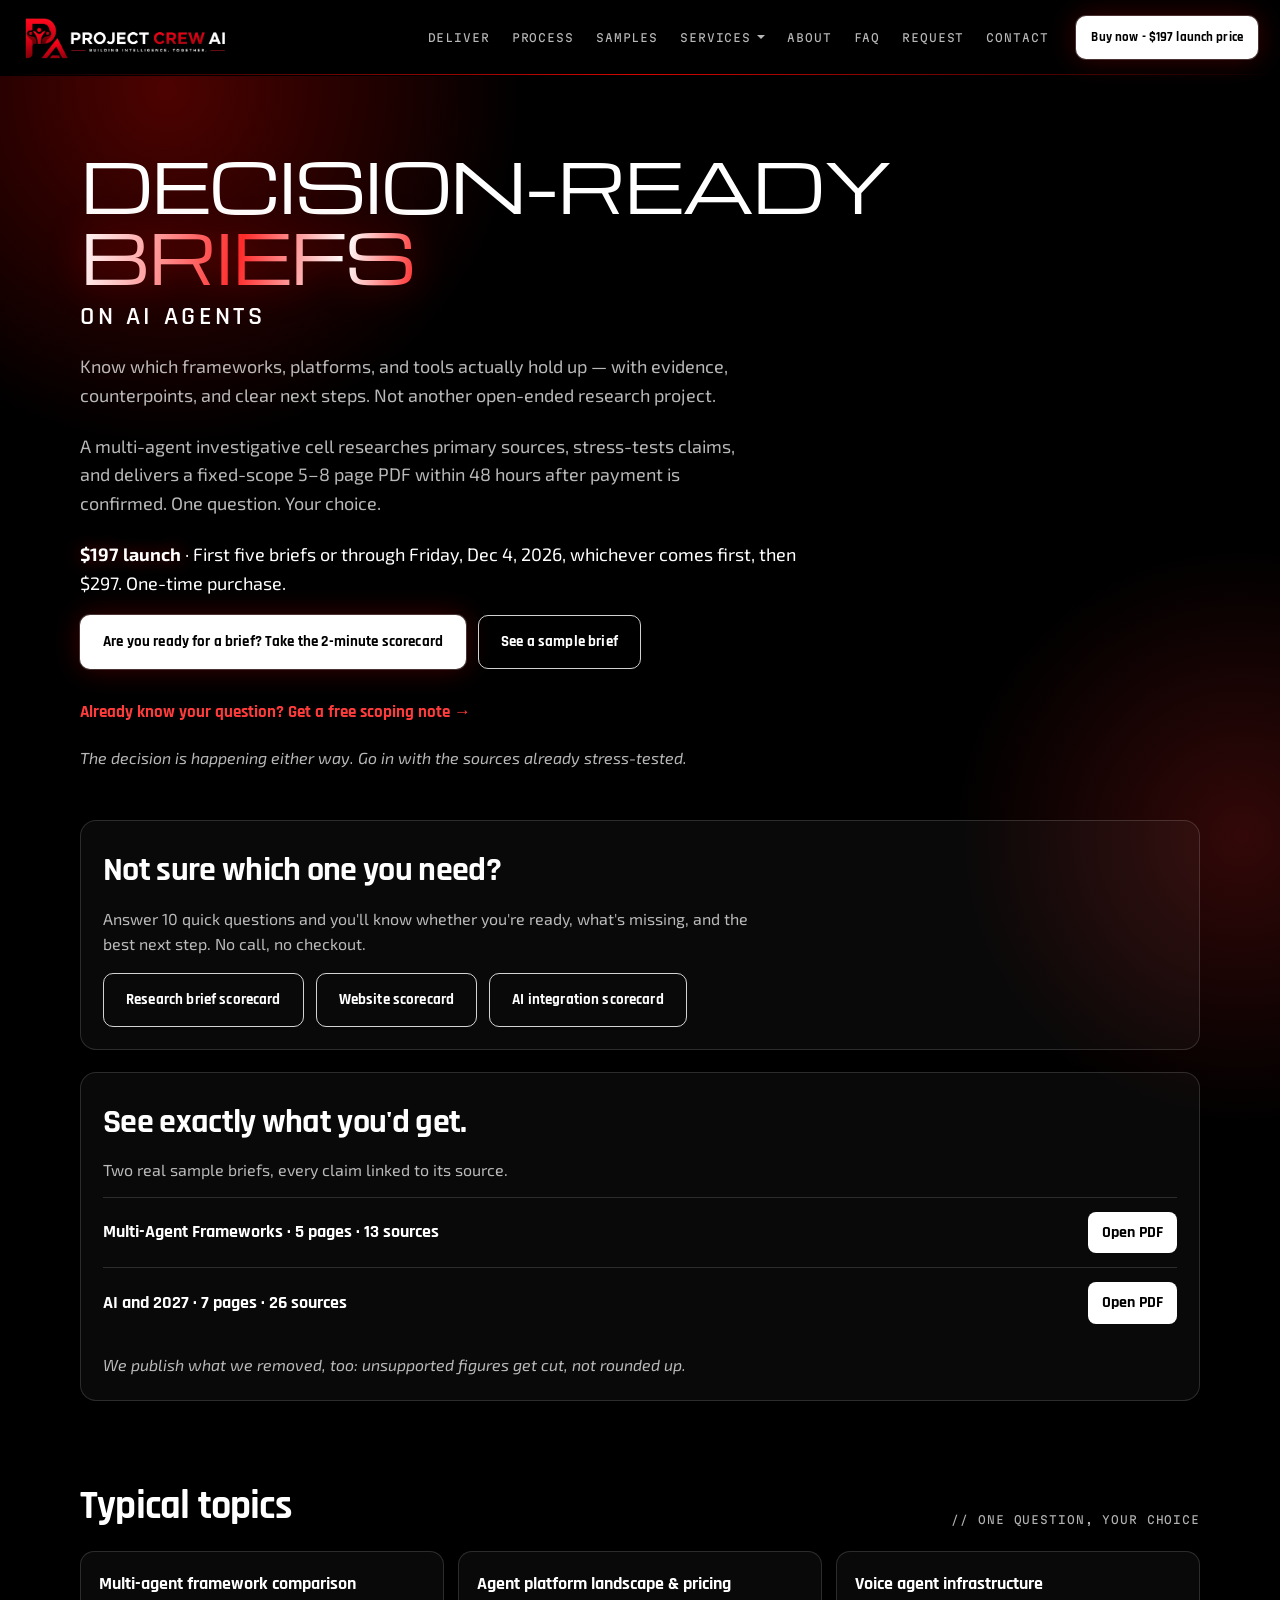
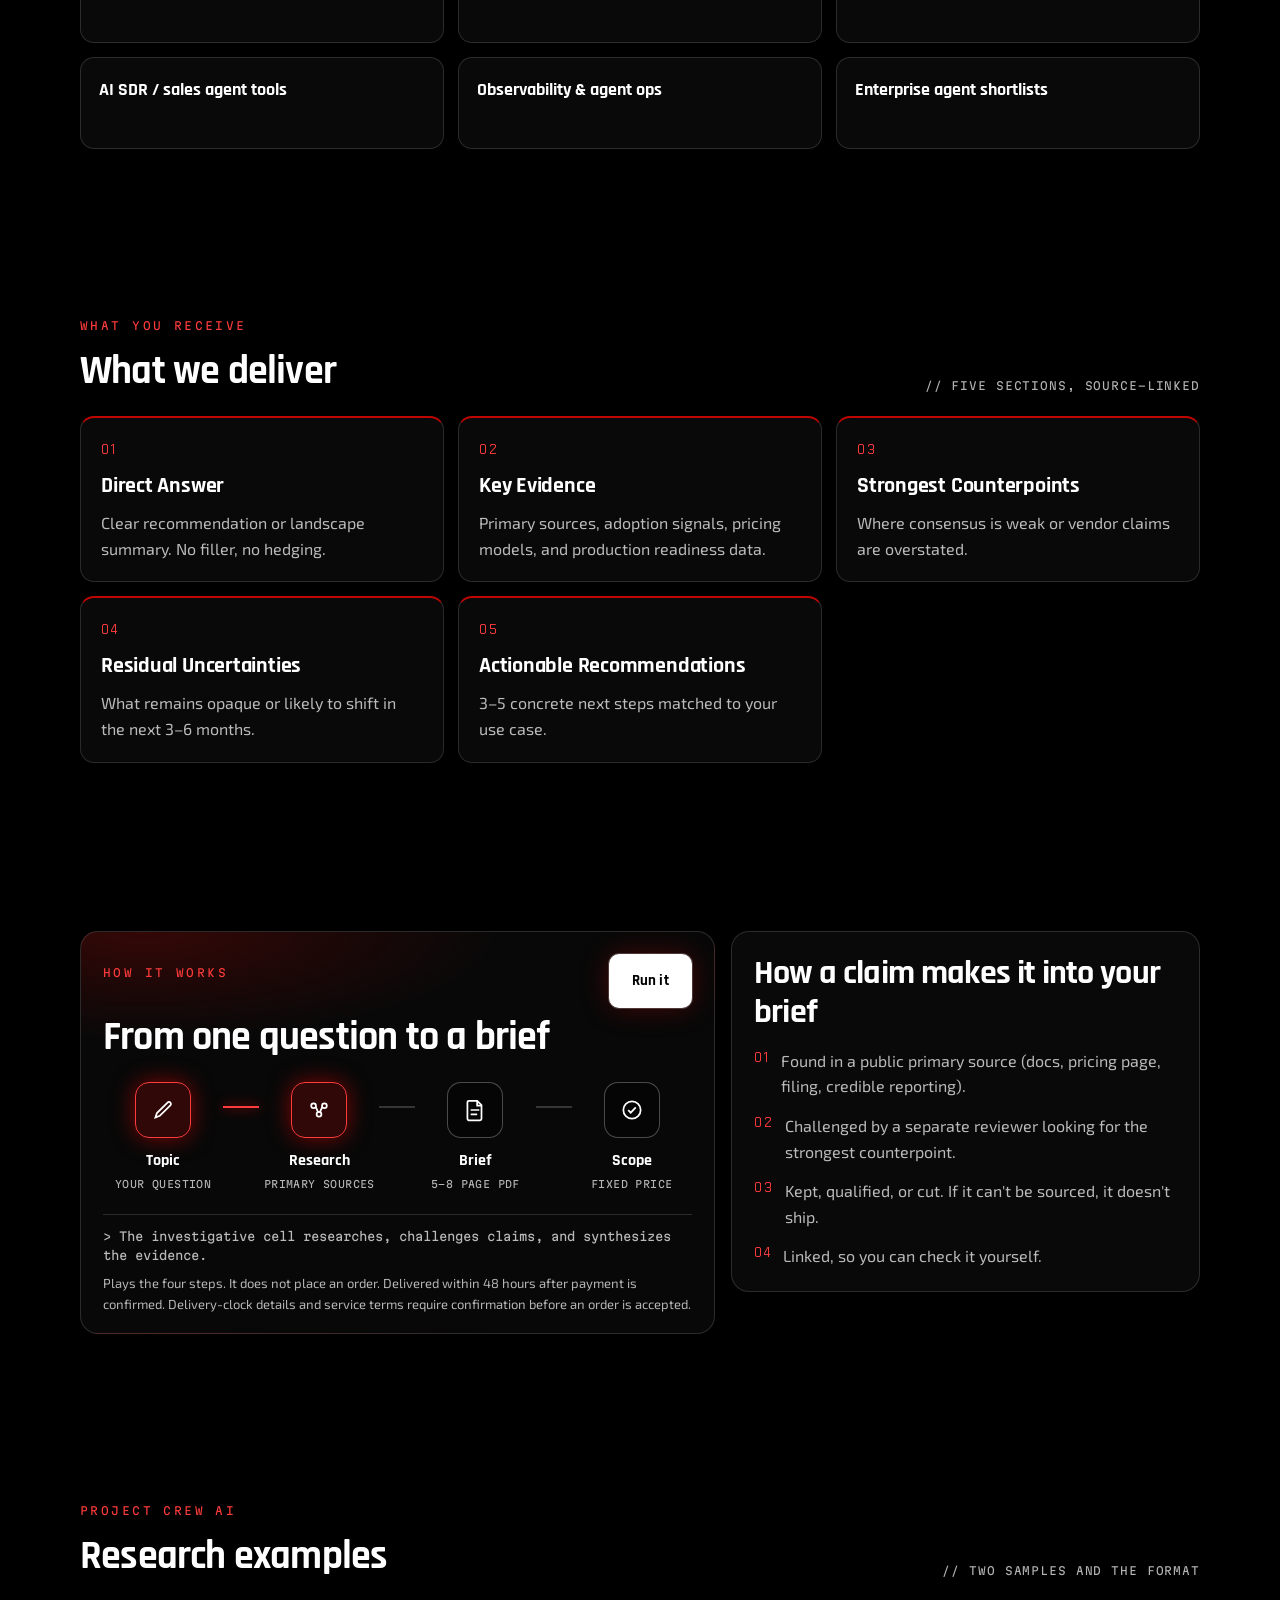
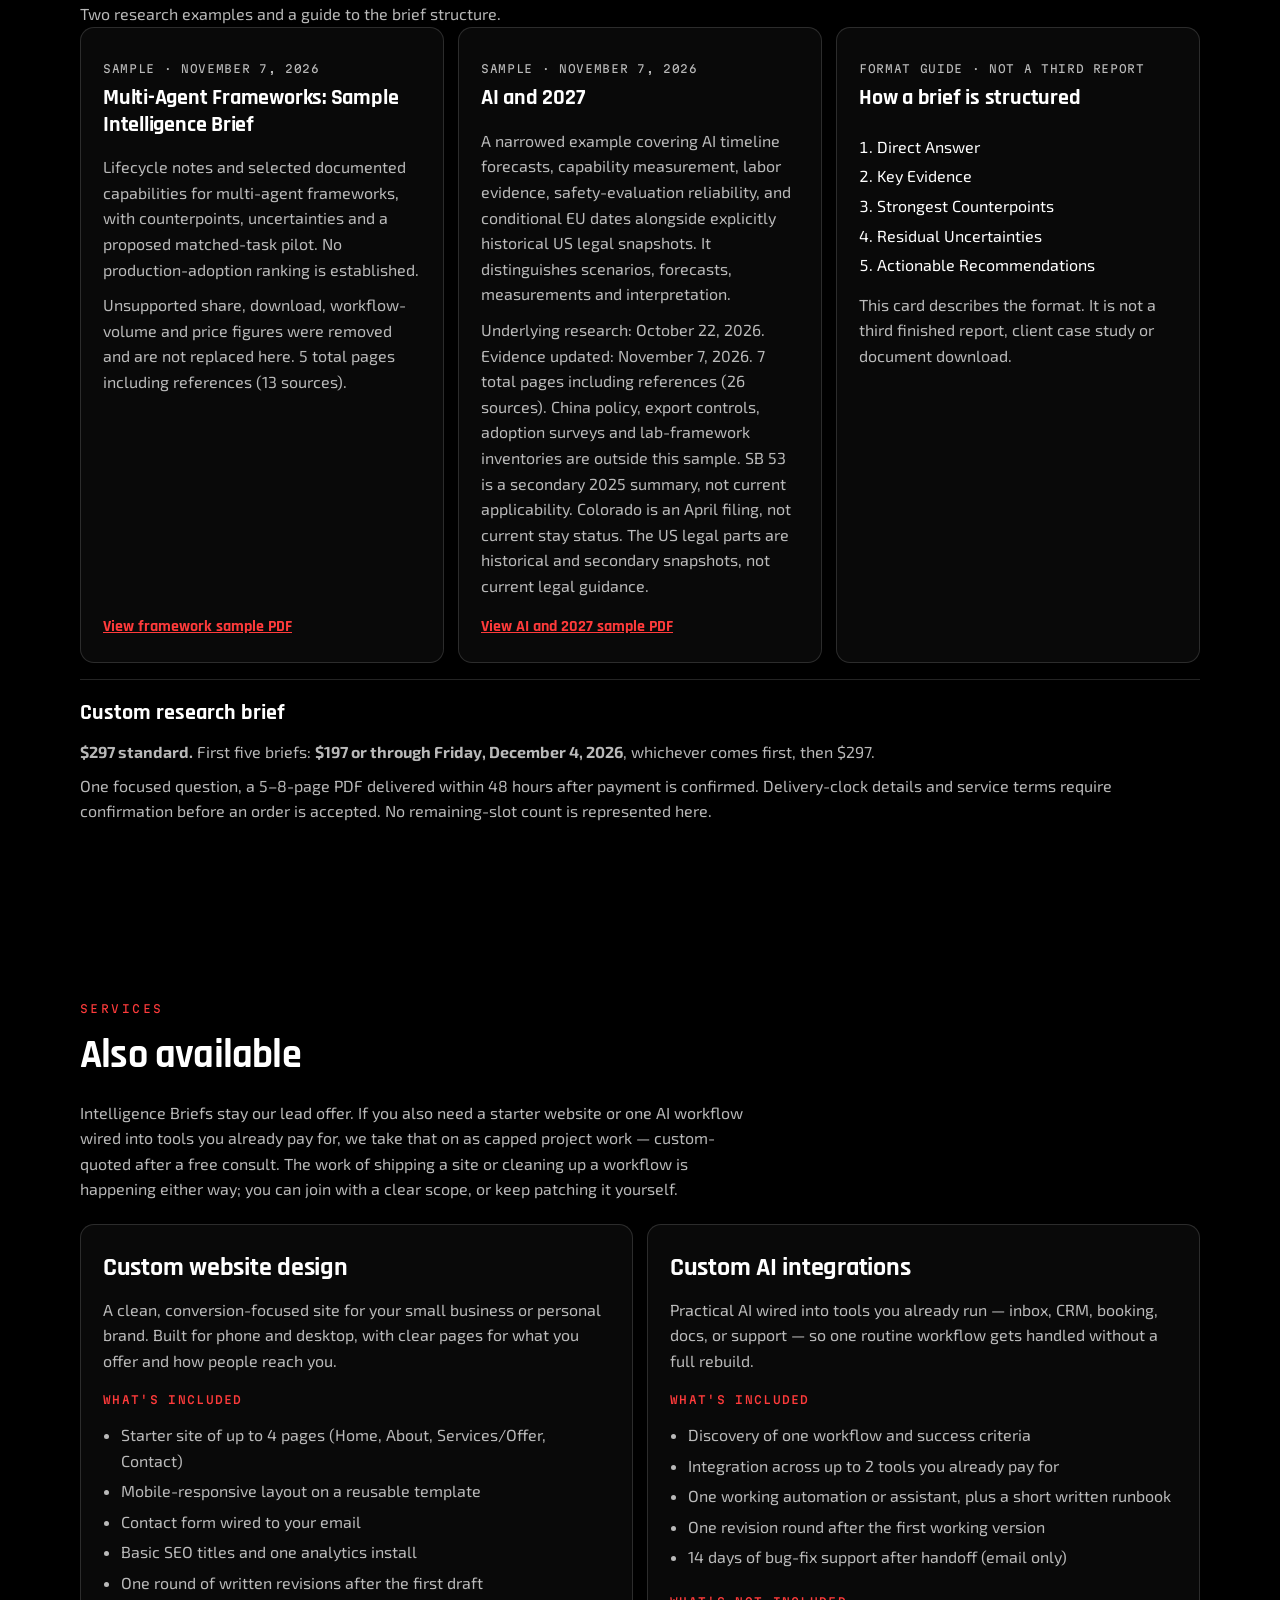
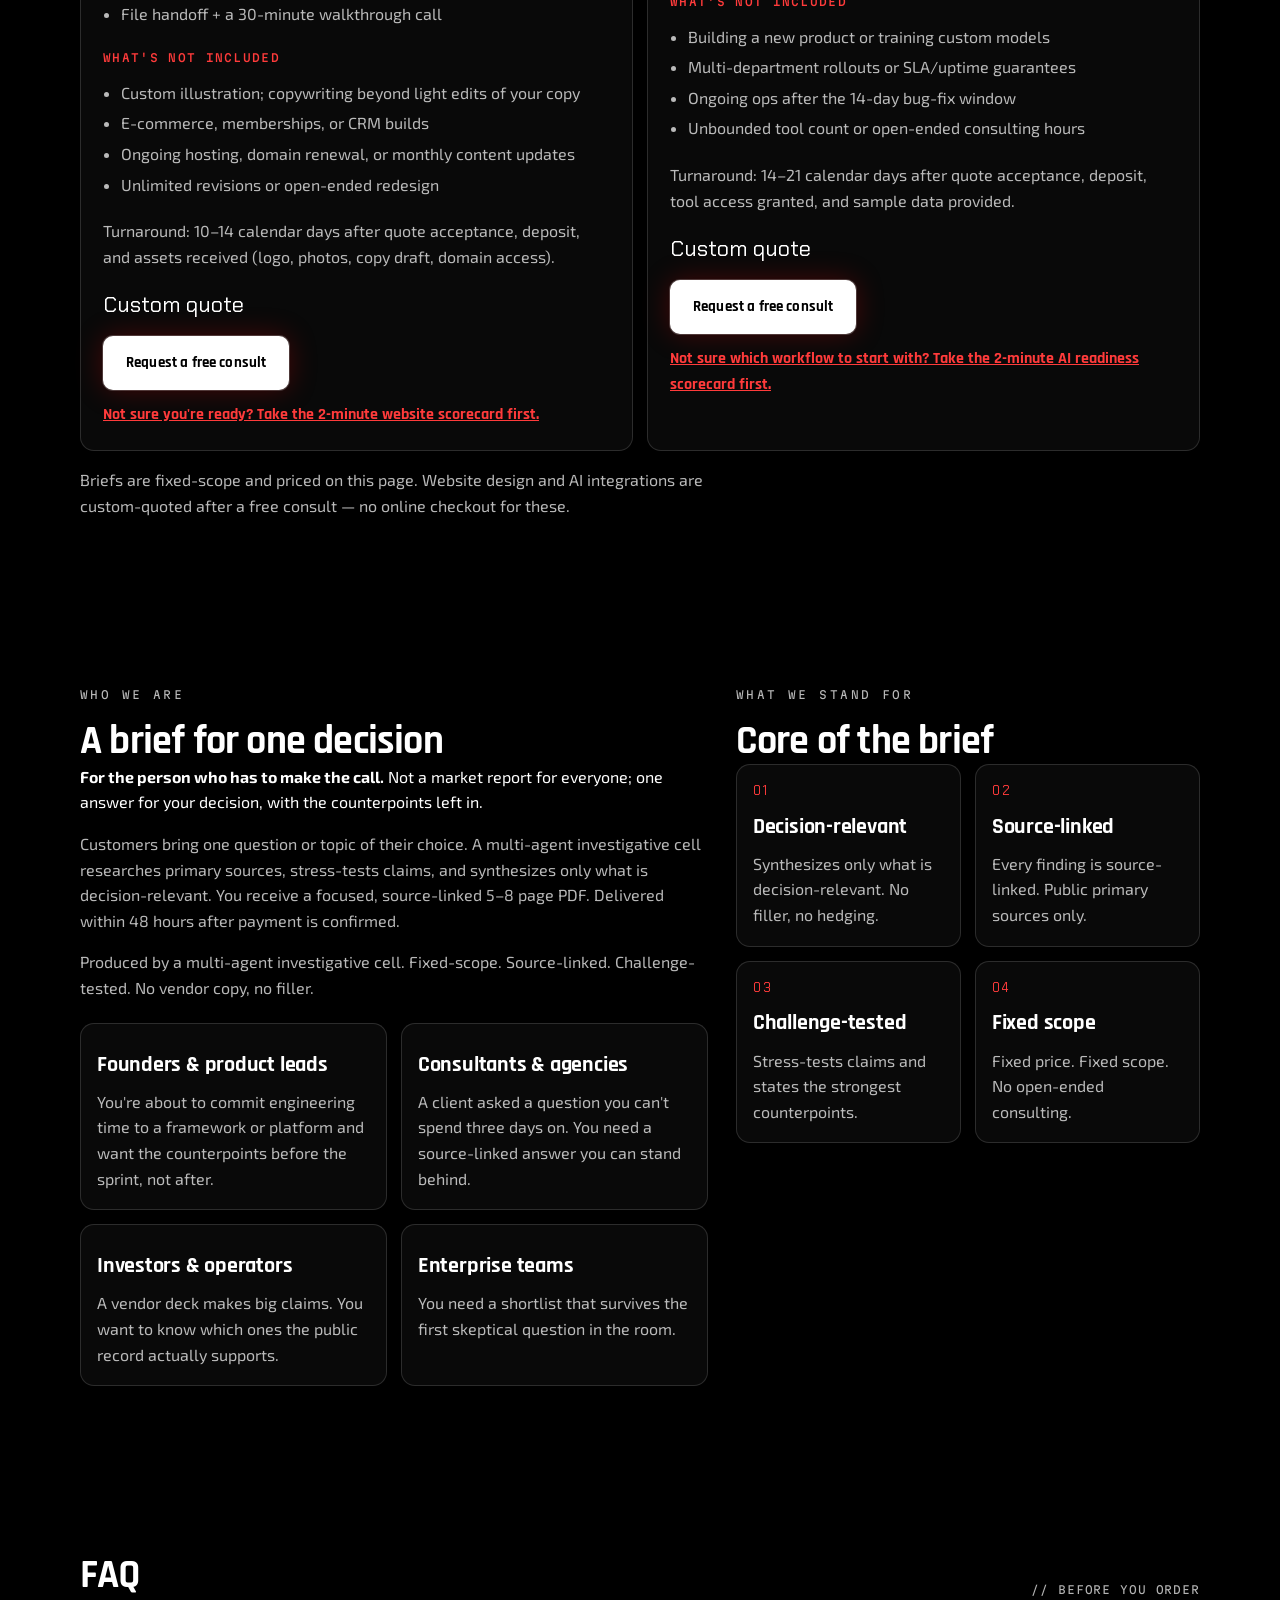
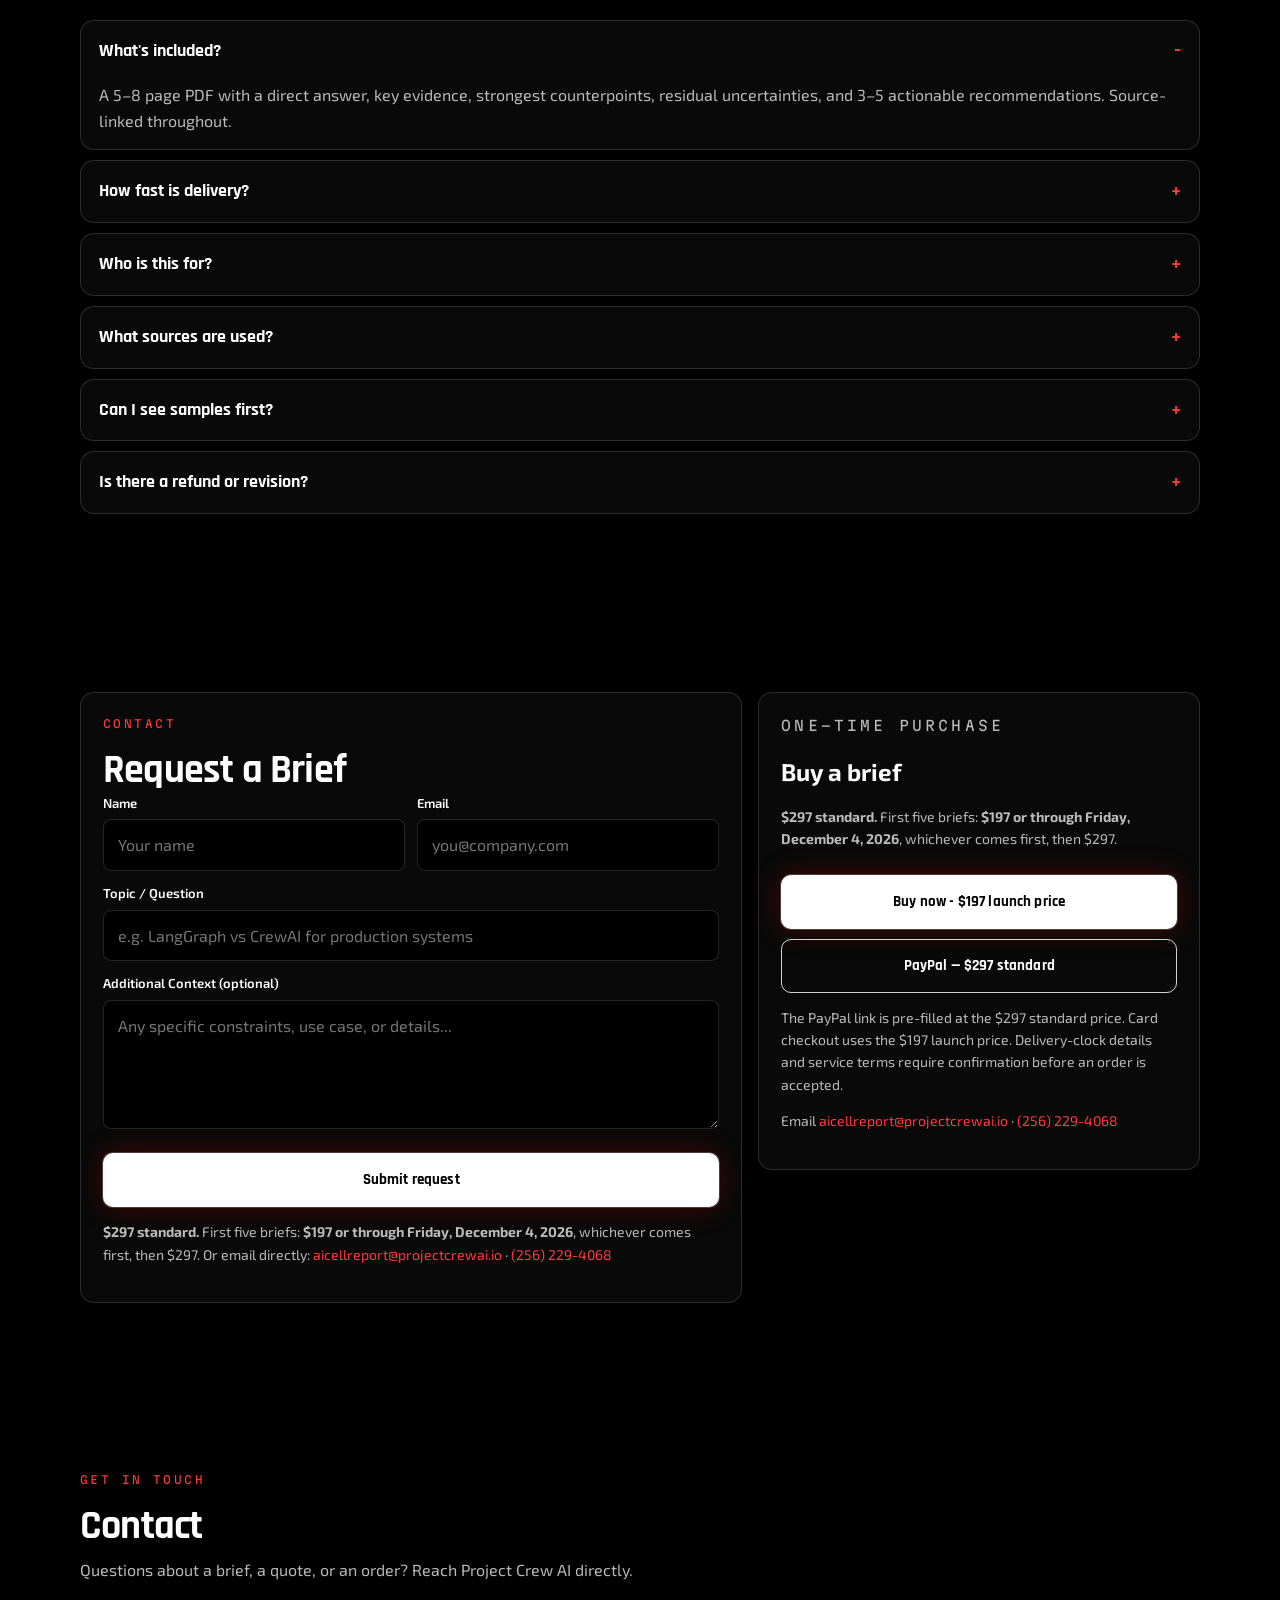
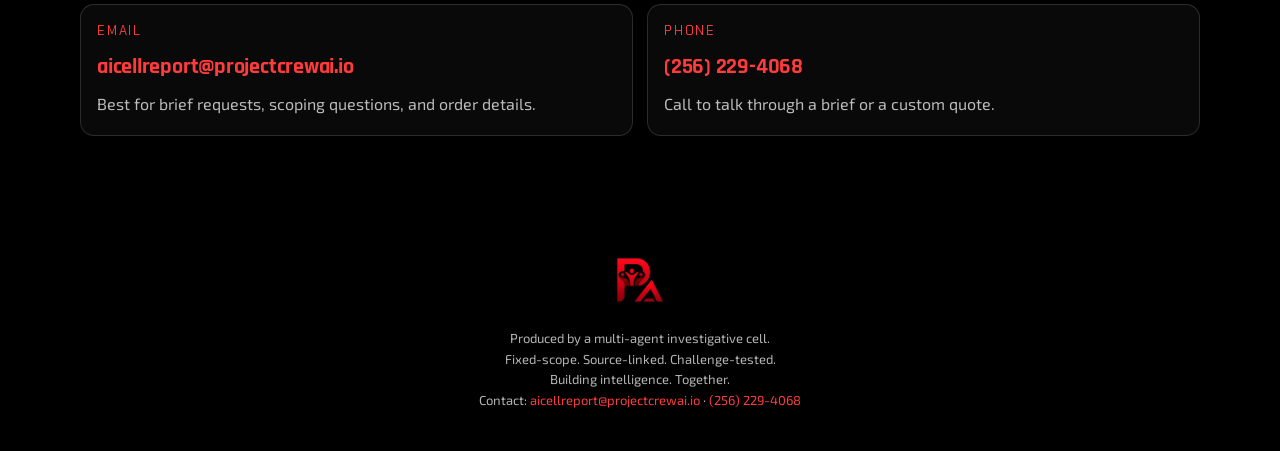
<file: index.html>
<!DOCTYPE html>
<html lang="en">
<head>
<meta charset="utf-8">
<script>(function(l){if(/(^|\.)github\.io$/i.test(l.hostname)){var p=l.pathname.replace(/^\/ai-agents-intelligence-briefs(?=\/|$)/i,"");l.replace("https://projectcrewai.io"+(p||"/")+l.search+l.hash);}})(location);</script>
<meta name="viewport" content="width=device-width, initial-scale=1">
<title>Project Crew AI — Intelligence Briefs, Web Design &amp; AI Integrations</title>
<meta name="description" content="Intelligence briefs, web design, and AI integrations from Project Crew AI.">
<link rel="canonical" href="https://projectcrewai.io/">
<meta name="theme-color" content="#000000">
<meta property="og:title" content="Project Crew AI — Intelligence Briefs, Web Design &amp; AI Integrations">
<meta property="og:description" content="Intelligence briefs, web design, and AI integrations from Project Crew AI.">
<meta name="twitter:title" content="Project Crew AI — Intelligence Briefs, Web Design &amp; AI Integrations">
<meta name="twitter:description" content="Intelligence briefs, web design, and AI integrations from Project Crew AI.">
<meta property="og:image" content="https://projectcrewai.io/logo.jpg">
<meta property="og:url" content="https://projectcrewai.io/">
<meta property="og:type" content="website">
<link rel="icon" href="images/favicon.png" type="image/png">
<link rel="preload" as="image" href="images/pa-mark.png">
<link rel="preconnect" href="https://fonts.googleapis.com">
<link rel="preconnect" href="https://fonts.gstatic.com" crossorigin>
<link href="https://fonts.googleapis.com/css2?family=Chakra+Petch:wght@600;700&family=Exo+2:wght@400;500;600&family=Martian+Mono:wght@400;500&family=Michroma&family=Rajdhani:wght@600;700&display=swap" rel="stylesheet">
<!-- Temporary landing page while projectcrewai.io is offline. See REVERT.md. -->
<script>document.documentElement.classList.add("js");if(/(?:^|[?&])intro=hold(?:&|$)/.test(location.search))document.documentElement.classList.add("hold-intro");</script>
<style>
  :root {
    --bg: #000;
    --text: #fff;
    --muted: rgba(255,255,255,.72);
    --dim: rgba(255,255,255,.7);
    --line: rgba(255,255,255,.14);
    --red: #e10600;
    --red-hot: #ff3b3b;
    --card: rgba(255,255,255,.035);
    --header: 76px;
    color-scheme: dark;
  }
  * { box-sizing: border-box; }
  html { scroll-behavior: smooth; }
  body {
    margin: 0;
    background: #000;
    color: var(--text);
    font-family: "Exo 2", "Segoe UI", sans-serif;
    font-size: 16px;
    line-height: 1.6;
    -webkit-font-smoothing: antialiased;
  }
  body::before,
  body::after {
    content: "";
    position: fixed;
    z-index: 0;
    width: 58vw;
    height: 58vw;
    border-radius: 50%;
    pointer-events: none;
    background: radial-gradient(circle, rgba(225,6,0,.34), rgba(225,6,0,0) 68%);
  }
  body::before { top: -22vw; left: -16vw; animation: drift 18s ease-in-out infinite; }
  body::after {
    right: -20vw;
    bottom: -18vw;
    width: 46vw;
    height: 46vw;
    background: radial-gradient(circle, rgba(255,40,40,.2), rgba(255,40,40,0) 70%);
    animation: drift 22s ease-in-out infinite reverse;
  }
  @keyframes drift {
    50% { transform: translate3d(3vw, 2vh, 0) scale(1.06); }
  }
  img { max-width: 100%; }
  a { color: inherit; }
  button, input, textarea { font: inherit; color: inherit; }
  .skip {
    position: absolute;
    left: 12px;
    top: -48px;
    z-index: 100;
    background: #fff;
    color: #000;
    padding: 8px 12px;
    border-radius: 8px;
    font-weight: 700;
  }
  .skip:focus { top: 12px; }
  :focus-visible { outline: 2px solid var(--red-hot); outline-offset: 3px; }
  ::selection { background: var(--red); color: #fff; }

  .intro {
    position: fixed;
    inset: 0;
    z-index: 80;
    display: flex;
    align-items: center;
    justify-content: center;
    background: #000;
    overflow: hidden;
  }
  .intro.done, .intro[hidden] { display: none !important; }
  .intro-skip {
    position: absolute;
    top: 18px;
    right: 18px;
    background: transparent;
    color: #fff;
    border: 1px solid rgba(255,255,255,.45);
    border-radius: 999px;
    padding: 8px 14px;
    font-family: Rajdhani, "Segoe UI", sans-serif;
    font-weight: 700;
    letter-spacing: .04em;
    cursor: pointer;
  }
  .intro-skip:hover { border-color: var(--red-hot); }
  .intro-stage { text-align: center; padding: 24px; }
  .intro-glow {
    width: min(280px, 68vw);
    margin: 0 auto 18px;
    position: relative;
  }
  .intro-glow::before {
    content: "";
    position: absolute;
    inset: 8%;
    background: radial-gradient(circle, rgba(225,6,0,.85), rgba(225,6,0,0) 70%);
    filter: blur(6px);
    animation: pulse 2.5s ease-in-out infinite;
    z-index: 0;
  }
  .intro-mark {
    position: relative;
    z-index: 1;
    width: 100%;
    height: auto;
    display: block;
  }
  .intro-name {
    margin: 0;
    font-family: Rajdhani, "Segoe UI", sans-serif;
    font-weight: 700;
    font-size: clamp(22px, 4vw, 34px);
    letter-spacing: .22em;
    text-transform: uppercase;
  }
  .intro-name span { display: inline-block; }
  .intro-name span.gap { min-width: .35em; }
  .intro-name span.hot { color: var(--red-hot); text-shadow: 0 0 18px rgba(225,6,0,.65); }
  .intro-bar {
    position: absolute;
    left: 50%;
    bottom: 11vh;
    width: min(220px, 54vw);
    height: 2px;
    transform: translateX(-50%);
    background: rgba(255,255,255,.16);
    overflow: hidden;
  }
  .intro-bar span {
    display: block;
    height: 100%;
    width: 0;
    background: linear-gradient(90deg, #7a0000, var(--red-hot));
    box-shadow: 0 0 12px var(--red);
  }
  @keyframes pulse {
    50% { opacity: .55; transform: scale(1.08); }
  }
  @keyframes markIn {
    from { opacity: 0; transform: scale(.88); }
    to { opacity: 1; transform: none; }
  }
  @keyframes letter {
    from { opacity: 0; transform: translateY(10px); }
    to { opacity: 1; transform: none; }
  }
  @keyframes load { to { width: 100%; } }
  @keyframes introLeave {
    to { opacity: 0; visibility: hidden; }
  }
  @media (prefers-reduced-motion: no-preference) {
    .intro { animation: introLeave .6s ease 2.4s forwards; }
    .intro-mark { animation: markIn 1.1s cubic-bezier(.2,.7,.2,1) both; }
    .intro-name span { opacity: 0; animation: letter .65s ease forwards; animation-delay: calc(.45s + var(--i) * .06s); }
    .intro-bar span { animation: load 2.25s ease forwards; }
  }
  @media (min-width: 1200px) and (hover: hover) and (pointer: fine) {
    .intro-glow { width: clamp(280px, 34vh, 480px); margin-bottom: clamp(18px, 2.6vh, 32px); }
    .intro-name { font-size: clamp(34px, 3.4vh, 50px); }
    .intro-bar { width: clamp(220px, 22vh, 340px); }
  }
  @keyframes introFade {
    from { opacity: 0; }
    to { opacity: 1; }
  }
  @media (prefers-reduced-motion: reduce) {
    .intro { animation: introLeave .6s ease 2.4s forwards; }
    .intro-mark { animation: introFade 1.1s ease both; }
    .intro-name span { opacity: 0; animation: introFade .65s ease .45s forwards; }
    .intro-bar span { width: 100%; }
    body::before, body::after { animation: none; }
  }
  html:not(.intro-ready) .intro,
  html:not(.intro-ready) .intro *,
  html:not(.intro-ready) .intro-glow::before { animation-play-state: paused !important; }
  html.hold-intro .intro {
    display: flex !important;
    animation: none !important;
    opacity: 1 !important;
    visibility: visible !important;
  }
  html.hold-intro .intro-name span,
  html.hold-intro .intro-mark,
  html.hold-intro .intro-glow::before {
    opacity: 1 !important;
    animation: none !important;
    transform: none !important;
  }
  html.hold-intro .intro-bar span { width: 100%; animation: none !important; }

  .site-header {
    position: fixed;
    top: 0;
    left: 0;
    right: 0;
    z-index: 40;
    height: var(--header);
    display: flex;
    align-items: center;
    gap: 18px;
    padding: 0 22px;
    background: #000;
    border-bottom: 1px solid transparent;
  }
  .site-header::after {
    content: "";
    position: absolute;
    left: 0; right: 0; bottom: 0;
    height: 1px;
    background: linear-gradient(90deg, transparent, rgba(225,6,0,.95), transparent);
  }
  .brand { display: flex; align-items: center; margin-right: auto; text-decoration: none; }
  .brand img { height: 46px; width: auto; max-width: min(240px, 52vw); }
  .nav-links { display: flex; align-items: center; gap: 2px; }
  .nav-links a.nav-buy { display: none; }
  .nav-links a {
    text-decoration: none;
    font-family: "Martian Mono", ui-monospace, monospace;
    font-size: 11px;
    letter-spacing: .08em;
    text-transform: uppercase;
    color: var(--muted);
    padding: 9px 10px;
    border-radius: 8px;
  }
  .nav-links a:hover,
  .nav-links a[aria-current="true"] { color: #fff; }
  .nav-links a[aria-current="true"] { box-shadow: inset 0 -2px 0 var(--red-hot); }
  .nav-drop { position: relative; }
  .nav-drop-btn {
    background: transparent;
    border: 0;
    color: var(--muted);
    font-family: "Martian Mono", ui-monospace, monospace;
    font-size: 11px;
    letter-spacing: .08em;
    text-transform: uppercase;
    padding: 9px 10px;
    border-radius: 8px;
    cursor: pointer;
  }
  .nav-drop-btn::after {
    content: "";
    display: inline-block;
    margin-left: 6px;
    border: 4px solid transparent;
    border-top-color: currentColor;
    vertical-align: middle;
    transform: translateY(1px);
  }
  .nav-drop-btn:hover,
  .nav-drop-btn[aria-expanded="true"] { color: #fff; }
  .nav-drop-btn[aria-expanded="true"] { box-shadow: inset 0 -2px 0 var(--red-hot); }
  .nav-drop-panel {
    display: none;
    position: absolute;
    top: 100%;
    left: 0;
    min-width: 196px;
    padding: 8px;
    background: #000;
    border: 1px solid rgba(225,6,0,.65);
    border-radius: 12px;
    box-shadow: 0 18px 40px rgba(0,0,0,.6), 0 0 24px rgba(225,6,0,.2);
    z-index: 60;
  }
  .nav-drop-panel::before {
    content: "";
    position: absolute;
    left: 0;
    right: 0;
    top: -10px;
    height: 10px;
  }
  .nav-drop.open .nav-drop-panel { display: block; }
  .nav-links .nav-drop-panel a {
    display: block;
    text-transform: none;
    letter-spacing: .01em;
    font-family: Rajdhani, "Segoe UI", sans-serif;
    font-size: 16px;
    font-weight: 700;
    padding: 10px 12px;
    color: #fff;
    box-shadow: none;
  }
  .nav-links .nav-drop-panel a:hover,
  .nav-links .nav-drop-panel a:focus-visible { background: rgba(225,6,0,.18); color: #fff; }
  .nav-toggle {
    display: none;
    background: transparent;
    border: 1px solid rgba(255,255,255,.4);
    color: #fff;
    border-radius: 9px;
    padding: 8px 12px;
    font-family: Rajdhani, "Segoe UI", sans-serif;
    font-weight: 700;
    cursor: pointer;
  }
  .btn {
    display: inline-flex;
    align-items: center;
    justify-content: center;
    gap: 8px;
    text-decoration: none;
    border-radius: 10px;
    padding: 14px 22px;
    font-family: Rajdhani, "Segoe UI", sans-serif;
    font-weight: 700;
    font-size: 15px;
    letter-spacing: .01em;
    border: 1px solid transparent;
    cursor: pointer;
    transition: transform .15s ease, box-shadow .15s ease, background .15s ease, border-color .15s ease;
  }
  .btn-primary {
    background: #fff;
    color: #000;
    box-shadow: 0 0 0 1px rgba(255,255,255,.2), 0 0 28px rgba(225,6,0,.28);
  }
  .btn-primary:hover { transform: translateY(-1px); box-shadow: 0 0 32px rgba(225,6,0,.55); }
  .btn-ghost {
    background: transparent;
    color: #fff;
    border-color: rgba(255,255,255,.82);
  }
  .btn-ghost:hover { border-color: var(--red-hot); box-shadow: 0 0 22px rgba(225,6,0,.35); }
  .btn-nav { padding: 10px 14px; font-size: 13px; white-space: nowrap; }
  .wrap { width: min(1120px, calc(100% - 44px)); margin: 0 auto; position: relative; z-index: 1; }
  main { position: relative; z-index: 1; padding-top: var(--header); }
  section { padding: 84px 0; scroll-margin-top: 92px; }
  .hero { padding: 72px 0 28px; }
  .eyebrow {
    font-family: "Martian Mono", ui-monospace, monospace;
    font-size: 11px;
    letter-spacing: .22em;
    text-transform: uppercase;
    color: var(--red-hot);
    margin: 0 0 16px;
  }
  h1, h2, h3 { font-weight: 700; }
  .hero h1 {
    margin: 0;
    font-family: Michroma, "Arial Narrow", sans-serif;
    font-weight: 400;
    font-size: clamp(34px, 6.4vw, 68px);
    line-height: 1.05;
    letter-spacing: -0.03em;
    text-transform: uppercase;
    max-width: 16ch;
  }
  .hero h1 em {
    font-style: normal;
    background: linear-gradient(100deg, #fff 0%, #ffb4b4 18%, #ff2a2a 48%, #fff 78%, #ff2a2a 100%);
    -webkit-background-clip: text;
    background-clip: text;
    color: transparent;
    filter: drop-shadow(0 0 18px rgba(225,6,0,.45));
  }
  .hero h1 span {
    display: block;
    margin-top: 12px;
    font-family: Rajdhani, "Segoe UI", sans-serif;
    font-weight: 600;
    font-size: .38em;
    letter-spacing: .14em;
    text-transform: uppercase;
    color: #fff;
    filter: none;
  }
  .lede {
    max-width: 62ch;
    color: var(--muted);
    font-size: 18px;
    margin: 22px 0 0;
  }
  .price-block { margin: 28px 0 26px; }
  .launch {
    display: flex;
    align-items: baseline;
    gap: 12px;
    margin: 0;
  }
  .launch strong {
    font-family: "Chakra Petch", "Segoe UI", sans-serif;
    font-size: clamp(48px, 7vw, 72px);
    font-weight: 700;
    letter-spacing: .02em;
    line-height: 1;
    color: #fff;
    text-shadow: 0 0 24px rgba(225,6,0,.75);
  }
  .launch span {
    font-family: "Martian Mono", ui-monospace, monospace;
    font-size: 12px;
    letter-spacing: .14em;
    text-transform: uppercase;
    color: var(--red-hot);
  }
  .price-offer { margin: 10px 0 0; max-width: 62ch; color: var(--muted); }
  .price-offer strong { color: #fff; }
  .hero-actions { display: flex; flex-wrap: wrap; gap: 12px; }
  .metrics {
    display: grid;
    grid-template-columns: repeat(4, 1fr);
    border: 1px solid var(--line);
    border-radius: 16px;
    overflow: hidden;
    background: rgba(0,0,0,.45);
    margin-top: 42px;
  }
  .metric { padding: 22px 18px 20px; border-right: 1px solid var(--line); }
  .metric:last-child { border-right: 0; }
  .metric b {
    display: block;
    font-family: "Chakra Petch", "Segoe UI", sans-serif;
    font-size: clamp(28px, 3vw, 36px);
    font-weight: 700;
    letter-spacing: .02em;
    color: #fff;
    text-shadow: 0 0 18px rgba(225,6,0,.55);
  }
  .metric span {
    display: block;
    margin-top: 6px;
    font-family: "Martian Mono", ui-monospace, monospace;
    font-size: 10.5px;
    letter-spacing: .08em;
    text-transform: uppercase;
    color: var(--muted);
  }
  .method {
    margin-top: 22px;
    padding: 16px 18px;
    border-left: 2px solid var(--red);
    background: linear-gradient(90deg, rgba(225,6,0,.16), rgba(225,6,0,0));
    color: #fff;
  }
  .method strong { color: var(--red-hot); }
  .block-head {
    display: flex;
    justify-content: space-between;
    align-items: flex-end;
    gap: 18px;
    margin-bottom: 22px;
  }
  .block-head h2, .section-title {
    margin: 0;
    font-family: Rajdhani, "Segoe UI", sans-serif;
    font-size: clamp(28px, 4vw, 40px);
    letter-spacing: -.02em;
    line-height: 1.1;
  }
  .sub {
    margin: 0;
    font-family: "Martian Mono", ui-monospace, monospace;
    font-size: 11px;
    letter-spacing: .08em;
    text-transform: uppercase;
    color: var(--dim);
    text-align: right;
  }
  .intro-copy { color: var(--muted); max-width: 68ch; margin: 8px 0 0; }
  .topic-grid, .deliver-grid, .who-grid, .value-grid, .sample-grid {
    display: grid;
    gap: 14px;
  }
  .topic-grid { grid-template-columns: repeat(3, 1fr); }
  .topic, .deliver, .who, .value, .sample-card, .service-card, .faq-item, .buy-card, .contact-form {
    background: var(--card);
    border: 1px solid var(--line);
    border-radius: 14px;
  }
  .topic {
    padding: 18px 18px 16px;
    min-height: 92px;
  }
  .topic:hover, .deliver:hover, .who:hover, .value:hover, .sample-card:hover, .service-card:hover {
    border-color: rgba(255,59,59,.75);
    box-shadow: 0 0 28px rgba(225,6,0,.18);
  }
  .topic b {
    display: block;
    font-family: Rajdhani, "Segoe UI", sans-serif;
    font-size: 18px;
    font-weight: 700;
  }
  .deliver-grid { grid-template-columns: repeat(3, 1fr); }
  .deliver { padding: 22px 20px 20px; border-top: 2px solid rgba(225,6,0,.85); }
  .num {
    font-family: "Chakra Petch", "Segoe UI", sans-serif;
    color: var(--red-hot);
    letter-spacing: .14em;
    font-size: 13px;
  }
  .deliver h3, .who h3, .value h3, .sample-card h3, .faq-item h3 {
    margin: 8px 0 6px;
    font-family: Rajdhani, "Segoe UI", sans-serif;
    font-size: 22px;
    letter-spacing: -.01em;
  }
  .deliver p, .who p, .value p, .sample-card p, .faq-item p { margin: 0; color: var(--muted); }
  .pipe {
    border: 1px solid var(--line);
    border-radius: 18px;
    padding: 22px 22px 18px;
    background:
      radial-gradient(600px 180px at 10% 0%, rgba(225,6,0,.2), transparent 60%),
      rgba(255,255,255,.03);
  }
  .pipe-top { display: flex; justify-content: space-between; align-items: center; gap: 12px; }
  .pipe h2 { margin: 8px 0 18px; }
  .pipe-track {
    display: grid;
    grid-template-columns: 1fr 36px 1fr 36px 1fr 36px 1fr;
    align-items: start;
  }
  .step { text-align: center; padding: 4px; }
  .step-icon {
    width: 56px;
    height: 56px;
    margin: 0 auto 10px;
    border-radius: 14px;
    border: 1px solid rgba(255,255,255,.28);
    display: grid;
    place-items: center;
    color: #fff;
    background: rgba(0,0,0,.35);
  }
  .step-icon svg { width: 26px; height: 26px; }
  .step.on .step-icon, .step.done .step-icon {
    border-color: var(--red-hot);
    color: #fff;
    box-shadow: 0 0 22px rgba(225,6,0,.55);
    background: rgba(225,6,0,.18);
  }
  .step b { display: block; font-family: Rajdhani, sans-serif; font-size: 16px; }
  .step small {
    display: block;
    margin-top: 4px;
    color: var(--dim);
    font-family: "Martian Mono", ui-monospace, monospace;
    font-size: 10px;
    letter-spacing: .04em;
    text-transform: uppercase;
    line-height: 1.45;
  }
  .connector {
    height: 2px;
    margin-top: 28px;
    background: rgba(255,255,255,.18);
  }
  .connector.lit { background: var(--red-hot); box-shadow: 0 0 12px var(--red); }
  .pipe-log {
    margin: 18px 0 0;
    min-height: 1.4em;
    padding-top: 12px;
    border-top: 1px solid var(--line);
    font-family: "Martian Mono", ui-monospace, monospace;
    font-size: 12px;
    color: var(--muted);
  }
  .pipe-note { margin: 8px 0 0; color: var(--dim); font-size: 13px; }
  .sample-grid { grid-template-columns: repeat(3, 1fr); align-items: stretch; }
  .sample-card { padding: 22px; display: flex; flex-direction: column; min-width: 0; }
  .kind {
    margin: 0 0 8px;
    font-family: "Martian Mono", ui-monospace, monospace;
    font-size: 11px;
    letter-spacing: .06em;
    text-transform: uppercase;
    color: var(--red-hot);
  }
  .sample-card h3 { font-size: 22px; line-height: 1.2; }
  .sample-card p { margin-top: 10px; }
  .sample-card ol { margin: 12px 0 0; padding-left: 18px; }
  .sample-card li { margin: 4px 0; }
  .sample-link {
    margin-top: auto;
    padding-top: 16px;
    color: var(--red-hot);
    font-weight: 700;
    font-family: Rajdhani, sans-serif;
    font-size: 16px;
  }
  .sample-link:hover { color: #fff; }
  .sample-price {
    margin-top: 16px;
    padding-top: 16px;
    border-top: 1px solid var(--line);
  }
  .sample-price h3 { margin: 0 0 8px; font-family: Rajdhani, sans-serif; font-size: 22px; }
  .sample-price p { margin: 0 0 8px; color: var(--muted); }
  .service-grid { display: grid; grid-template-columns: 1fr 1fr; gap: 14px; margin-top: 22px; }
  .service-card { padding: 22px; display: flex; flex-direction: column; scroll-margin-top: 92px; }
  .service-card h3 { margin: 0 0 8px; font-family: Rajdhani, "Segoe UI", sans-serif; font-size: 26px; letter-spacing: -.01em; }
  .service-card > p { margin: 0; color: var(--muted); }
  .service-card h4 {
    margin: 18px 0 8px;
    font-family: "Martian Mono", ui-monospace, monospace;
    font-size: 11px;
    font-weight: 500;
    letter-spacing: .12em;
    text-transform: uppercase;
    color: var(--red-hot);
  }
  .service-card ul { margin: 0; padding-left: 18px; color: var(--muted); }
  .service-card li { margin: 5px 0; }
  .service-card > .service-price {
    margin: 18px 0 0;
    font-family: "Chakra Petch", "Segoe UI", sans-serif;
    font-size: 22px;
    color: #fff;
  }
  .service-card .btn { margin-top: 14px; align-self: flex-start; }
  .service-note { margin: 16px 0 0; color: var(--muted); max-width: 68ch; }
  .service-card > .turnaround { margin: 16px 0 0; color: var(--muted); }
  .score-link { display: inline-block; margin-top: 12px; color: var(--red-hot); font-family: Rajdhani, "Segoe UI", sans-serif; font-weight: 700; font-size: 16px; }
  .score-link:hover { color: #fff; }
  .hero-price { margin-top: 22px; color: #fff; font-size: 18px; max-width: 68ch; }
  .hero-price strong { color: #fff; text-shadow: 0 0 18px rgba(225,6,0,.55); }
  .hero-italic { margin: 18px 0 0; max-width: 62ch; color: var(--muted); }
  .text-link { display: inline-block; margin-top: 14px; color: var(--red-hot); font-family: Rajdhani, "Segoe UI", sans-serif; font-weight: 700; font-size: 17px; text-decoration: none; }
  .text-link:hover { color: #fff; }
  section.choice-strip, section.proof-strip { padding: 22px 0 0; }
  .strip-box {
    border: 1px solid var(--line);
    border-radius: 16px;
    background: rgba(255,255,255,.035);
    padding: 22px;
  }
  .strip-box h2 { margin: 0 0 8px; font-family: Rajdhani, "Segoe UI", sans-serif; font-size: clamp(26px, 3vw, 34px); letter-spacing: -.02em; }
  .strip-box > p { margin: 0; color: var(--muted); max-width: 68ch; }
  .choice-actions { display: flex; flex-wrap: wrap; gap: 12px; margin-top: 16px; }
  .proof-row {
    display: flex;
    justify-content: space-between;
    align-items: center;
    gap: 16px;
    padding: 14px 0;
    border-top: 1px solid var(--line);
    margin-top: 14px;
  }
  .proof-row + .proof-row { margin-top: 0; }
  .proof-row span { font-family: Rajdhani, "Segoe UI", sans-serif; font-weight: 700; font-size: 18px; }
  .proof-row a {
    flex-shrink: 0;
    color: #000;
    background: #fff;
    text-decoration: none;
    font-family: Rajdhani, "Segoe UI", sans-serif;
    font-weight: 700;
    padding: 8px 14px;
    border-radius: 8px;
  }
  .proof-row a:hover { box-shadow: 0 0 22px rgba(225,6,0,.45); }
  .strip-box > .proof-close { margin: 14px 0 0; color: var(--muted); }
  .claim-list .num { flex-shrink: 0; }
  .process-pair { display: grid; grid-template-columns: 1.15fr .85fr; gap: 16px; align-items: start; }
  .claim-card {
    border: 1px solid var(--line);
    border-radius: 18px;
    padding: 22px;
    background: rgba(255,255,255,.035);
  }
  .claim-card h2 { margin: 0 0 16px; font-family: Rajdhani, "Segoe UI", sans-serif; font-size: clamp(26px, 3vw, 34px); letter-spacing: -.02em; line-height: 1.15; }
  .claim-list { list-style: none; margin: 0; padding: 0; }
  .claim-list li { display: flex; gap: 12px; margin-bottom: 14px; color: var(--muted); }
  .claim-list li:last-child { margin-bottom: 0; }
  .about-grid .position-line { color: #fff; margin-top: 0; }
  .about-grid .position-line strong { color: #fff; }
  .about-grid {
    display: grid;
    grid-template-columns: 1.15fr .85fr;
    gap: 28px;
    align-items: start;
  }
  .about-grid p { color: var(--muted); }
  .value-grid, .who-grid { grid-template-columns: 1fr 1fr; }
  .value, .who { padding: 16px 16px 18px; }
  .contact-cards { margin-top: 22px; }
  .contact-link { color: var(--red-hot); text-decoration: none; overflow-wrap: anywhere; }
  .contact-link:hover { text-decoration: underline; }
  .who-grid { margin-top: 22px; }
  .faq-item { padding: 0; margin-bottom: 10px; }
  .faq-item summary {
    cursor: pointer;
    padding: 16px 18px;
    font-family: Rajdhani, sans-serif;
    font-weight: 700;
    font-size: 18px;
    list-style: none;
  }
  .faq-item summary::-webkit-details-marker { display: none; }
  .faq-item summary::after { content: "+"; float: right; color: var(--red-hot); }
  .faq-item[open] summary::after { content: "–"; }
  .faq-item p { padding: 0 18px 16px; }
  .contact-grid { display: grid; grid-template-columns: 1.2fr .8fr; gap: 16px; align-items: start; }
  .contact-form, .buy-card { padding: 22px; }
  .form-row { display: grid; grid-template-columns: 1fr 1fr; gap: 12px; }
  .form-group { margin-bottom: 12px; }
  label { display: block; font-size: 13px; font-weight: 600; margin-bottom: 6px; }
  input, textarea {
    width: 100%;
    background: #000;
    border: 1px solid var(--line);
    border-radius: 8px;
    padding: 12px 14px;
  }
  input:focus, textarea:focus { border-color: var(--red-hot); outline: none; }
  textarea { resize: vertical; }
  .contact-form .btn { width: 100%; margin-top: 6px; }
  .form-note, .buy-card p { color: var(--muted); font-size: 14px; }
  .form-note a, .buy-card a.mail { color: var(--red-hot); text-decoration: none; }
  .form-note a:hover, .buy-card a.mail:hover { color: #fff; }
  .buy-card h2 { margin: 8px 0 10px; }
  .buy-card .btn { width: 100%; margin-top: 10px; }
  .stack { display: flex; flex-direction: column; }
  footer {
    position: relative;
    z-index: 1;
    padding: 28px 0 40px;
    text-align: center;
    color: var(--dim);
    font-size: 13px;
  }
  .footer-mark {
    display: block;
    width: 64px;
    height: 64px;
    margin: 0 auto 16px;
  }
  footer a { color: var(--red-hot); text-decoration: none; }
  footer a:hover { color: #fff; }
  .js .reveal { opacity: 0; transform: translateY(16px); }
  .js .reveal.in { opacity: 1; transform: none; transition: opacity .6s ease, transform .6s ease; }
  @media (max-width: 980px) {
    .nav-toggle { display: inline-flex; }
    .nav-links {
      display: none;
      position: absolute;
      top: var(--header);
      left: 0;
      right: 0;
      flex-direction: column;
      align-items: stretch;
      padding: 10px 14px 16px;
      background: #000;
      border-bottom: 1px solid rgba(225,6,0,.6);
    }
    .nav-links.open { display: flex; }
    .nav-drop { width: 100%; }
    .nav-drop-btn { width: 100%; text-align: left; padding: 12px 10px; }
    .nav-drop-panel {
      position: static;
      min-width: 0;
      margin: 0 0 4px 8px;
      padding: 0;
      border: 0;
      border-radius: 0;
      box-shadow: none;
      background: transparent;
    }
    .nav-drop-panel::before { display: none; }
    .nav-links .nav-drop-panel a { padding: 10px 12px; }
    .nav-links a { padding: 12px 10px; }
    .nav-links a.nav-buy { display: block; margin-top: 8px; background: #fff; color: #000; text-align: center; border-radius: 10px; font-family: Rajdhani, "Segoe UI", sans-serif; font-weight: 700; letter-spacing: .02em; text-transform: none; }
    .btn-nav { display: none; }
    .metrics, .topic-grid, .deliver-grid, .sample-grid { grid-template-columns: 1fr 1fr; }
    .about-grid, .contact-grid, .pipe-track, .process-pair { grid-template-columns: 1fr; }
    .pipe-track { gap: 0; }
    .connector { width: 2px; height: 22px; margin: 0 0 0 27px; }
    .step { display: grid; grid-template-columns: 56px 1fr; text-align: left; gap: 12px; align-items: center; }
    .step-icon { margin: 0; }
    .sub { text-align: left; }
    .block-head { flex-direction: column; align-items: flex-start; }
  }
  @media (max-width: 640px) {
    .wrap { width: min(1120px, calc(100% - 28px)); }
    .hero h1 { font-size: 28px; max-width: none; }
    .metrics, .topic-grid, .deliver-grid, .sample-grid, .service-grid, .who-grid, .value-grid, .form-row { grid-template-columns: 1fr; }
    .metric { border-right: 0; border-bottom: 1px solid var(--line); }
    .hero-actions .btn, .buy-card .btn, .service-card .btn, .choice-actions .btn { width: 100%; }
    .proof-row { flex-direction: column; align-items: flex-start; }
    .site-header { padding: 0 14px; }
    section { padding: 64px 0; }
  }
  @media (prefers-reduced-motion: reduce) {
    html { scroll-behavior: auto; }
    .js .reveal { opacity: 1; transform: none; }
    .btn { transition: none; }
    .topic:hover, .deliver:hover, .who:hover, .value:hover, .sample-card:hover, .service-card:hover { transform: none; }
    .intro-glow::before { animation: none; }
  }
</style>
</head>
<body>
<a class="skip" href="#top">Skip to content</a>
<div class="intro" id="intro">
  <button type="button" class="intro-skip" id="intro-skip">Skip</button>
  <div class="intro-stage" aria-hidden="true">
    <div class="intro-glow">
      <img class="intro-mark" src="images/pa-mark.png" alt="" width="640" height="640">
    </div>
    <p class="intro-name">
      <span style="--i:0">P</span><span style="--i:1">r</span><span style="--i:2">o</span><span style="--i:3">j</span><span style="--i:4">e</span><span style="--i:5">c</span><span style="--i:6">t</span><span class="gap" style="--i:7">&nbsp;</span><span class="hot" style="--i:8">C</span><span class="hot" style="--i:9">r</span><span class="hot" style="--i:10">e</span><span class="hot" style="--i:11">w</span><span class="gap" style="--i:12">&nbsp;</span><span style="--i:13">A</span><span style="--i:14">I</span>
    </p>
  </div>
  <div class="intro-bar" aria-hidden="true"><span></span></div>
</div>
<script>(function(){var d=document.documentElement,m=document.querySelector("#intro .intro-mark"),t;function go(){clearTimeout(t);if(document.hidden){document.addEventListener("visibilitychange",function v(){if(!document.hidden){document.removeEventListener("visibilitychange",v);d.classList.add("intro-ready");}});}else d.classList.add("intro-ready");}if(!m||(m.complete&&m.naturalWidth))go();else{m.addEventListener("load",go);m.addEventListener("error",go);t=setTimeout(go,2500);}})();</script>

<header class="site-header">
  <a class="brand" href="#top"><img src="images/wordmark.png" alt="Project Crew AI" width="1100" height="246"></a>
  <button class="nav-toggle" type="button" aria-expanded="false" aria-controls="site-nav">Menu</button>
  <nav class="nav-links" id="site-nav" aria-label="Primary">
    <a href="#deliver">Deliver</a>
    <a href="#process">Process</a>
    <a href="#samples">Samples</a>
    <div class="nav-drop" id="services-menu">
      <button type="button" class="nav-drop-btn" id="services-btn" aria-expanded="false" aria-controls="services-panel" aria-haspopup="true">Services</button>
      <div class="nav-drop-panel" id="services-panel" role="menu" aria-labelledby="services-btn">
        <a role="menuitem" href="#website-design">Website Design</a>
        <a role="menuitem" href="#ai-integrations">AI Integrations</a>
      </div>
    </div>
    <a href="#about">About</a>
    <a href="#faq">FAQ</a>
    <a href="#request">Request</a>
    <a href="#contact">Contact</a>
    <a class="nav-buy" href="https://buy.stripe.com/4gM7sL9HC08NgNJgKU4Ja01" target="_blank" rel="noopener">Buy now - $197 launch price</a>
  </nav>
  <a class="btn btn-primary btn-nav" href="https://buy.stripe.com/4gM7sL9HC08NgNJgKU4Ja01" target="_blank" rel="noopener">Buy now - $197 launch price</a>
</header>

<main id="top">
  <div class="wrap">
    <header class="hero">
      <h1>Decision-ready<br><em>briefs</em><span>on AI agents</span></h1>
      <p class="lede">Know which frameworks, platforms, and tools actually hold up — with evidence, counterpoints, and clear next steps. Not another open-ended research project.</p>
      <p class="lede">A multi-agent investigative cell researches primary sources, stress-tests claims, and delivers a fixed-scope 5–8 page PDF within 48 hours after payment is confirmed. One question. Your choice.</p>
      <p class="hero-price"><strong>$197 launch</strong> · First five briefs or through Friday, Dec 4, 2026, whichever comes first, then $297. One-time purchase.</p>
      <div class="hero-actions">
        <a class="btn btn-primary" href="scorecards/brief.html">Are you ready for a brief? Take the 2-minute scorecard</a>
        <a class="btn btn-ghost" href="#samples">See a sample brief</a>
      </div>
      <p><a class="text-link" href="mailto:aicellreport@projectcrewai.io?subject=Free%20scoping%20note%20request">Already know your question? Get a free scoping note →</a></p>
      <p class="hero-italic"><em>The decision is happening either way. Go in with the sources already stress-tested.</em></p>
    </header>

    <section class="choice-strip" aria-labelledby="which-title">
      <div class="strip-box">
        <h2 id="which-title">Not sure which one you need?</h2>
        <p>Answer 10 quick questions and you'll know whether you're ready, what's missing, and the best next step. No call, no checkout.</p>
        <div class="choice-actions">
          <a class="btn btn-ghost" href="scorecards/brief.html">Research brief scorecard</a>
          <a class="btn btn-ghost" href="scorecards/website.html">Website scorecard</a>
          <a class="btn btn-ghost" href="scorecards/ai.html">AI integration scorecard</a>
        </div>
      </div>
    </section>

    <section class="proof-strip" aria-labelledby="proof-title">
      <div class="strip-box">
        <h2 id="proof-title">See exactly what you'd get.</h2>
        <p>Two real sample briefs, every claim linked to its source.</p>
        <div class="proof-row">
          <span>Multi-Agent Frameworks · 5 pages · 13 sources</span>
          <a href="AI_Agents_Intelligence_Brief_Sample.pdf">Open PDF</a>
        </div>
        <div class="proof-row">
          <span>AI and 2027 · 7 pages · 26 sources</span>
          <a href="ai-and-2027.pdf">Open PDF</a>
        </div>
        <p class="proof-close"><em>We publish what we removed, too: unsupported figures get cut, not rounded up.</em></p>
      </div>
    </section>

    <section id="topics" aria-labelledby="topics-title">
      <div class="block-head">
        <h2 id="topics-title">Typical topics</h2>
        <p class="sub">// One question, your choice</p>
      </div>
      <div class="topic-grid">
        <article class="topic reveal"><b>Multi-agent framework comparison</b></article>
        <article class="topic reveal"><b>Agent platform landscape &amp; pricing</b></article>
        <article class="topic reveal"><b>Voice agent infrastructure</b></article>
        <article class="topic reveal"><b>AI SDR / sales agent tools</b></article>
        <article class="topic reveal"><b>Observability &amp; agent ops</b></article>
        <article class="topic reveal"><b>Enterprise agent shortlists</b></article>
      </div>
    </section>

    <section id="deliver" aria-labelledby="deliver-title">
      <div class="block-head">
        <div>
          <p class="eyebrow">What you receive</p>
          <h2 id="deliver-title">What we deliver</h2>
        </div>
        <p class="sub">// Five sections, source-linked</p>
      </div>
      <div class="deliver-grid">
        <article class="deliver reveal"><div class="num">01</div><h3>Direct Answer</h3><p>Clear recommendation or landscape summary. No filler, no hedging.</p></article>
        <article class="deliver reveal"><div class="num">02</div><h3>Key Evidence</h3><p>Primary sources, adoption signals, pricing models, and production readiness data.</p></article>
        <article class="deliver reveal"><div class="num">03</div><h3>Strongest Counterpoints</h3><p>Where consensus is weak or vendor claims are overstated.</p></article>
        <article class="deliver reveal"><div class="num">04</div><h3>Residual Uncertainties</h3><p>What remains opaque or likely to shift in the next 3–6 months.</p></article>
        <article class="deliver reveal"><div class="num">05</div><h3>Actionable Recommendations</h3><p>3–5 concrete next steps matched to your use case.</p></article>
      </div>
    </section>

    <section id="process" aria-labelledby="process-title">
      <div class="process-pair">
      <div class="pipe">
        <div class="pipe-top">
          <p class="eyebrow">How it works</p>
          <button class="btn btn-primary" type="button" id="run-pipeline">Run it</button>
        </div>
        <h2 class="section-title" id="process-title">From one question to a brief</h2>
        <div class="pipe-track" id="pipe">
          <div class="step" data-log="Send a clear topic or decision question in the AI agents space.">
            <div class="step-icon" aria-hidden="true"><svg viewBox="0 0 24 24" fill="none" stroke="currentColor" stroke-width="1.6"><path d="M5 19l1.4-4.2L16.2 5.1a1.8 1.8 0 012.6 2.6L9 17.4 5 19z"/></svg></div>
            <div><b>Topic</b><small>Your question</small></div>
          </div>
          <div class="connector" aria-hidden="true"></div>
          <div class="step" data-log="The investigative cell researches, challenges claims, and synthesizes the evidence.">
            <div class="step-icon" aria-hidden="true"><svg viewBox="0 0 24 24" fill="none" stroke="currentColor" stroke-width="1.6"><circle cx="7" cy="8" r="2.2"/><circle cx="17" cy="8" r="2.2"/><circle cx="12" cy="16" r="2.2"/><path d="M9 9.2l2.2 5M15 9.2l-2.2 5"/></svg></div>
            <div><b>Research</b><small>Primary sources</small></div>
          </div>
          <div class="connector" aria-hidden="true"></div>
          <div class="step" data-log="You receive a 5–8 page decision-ready brief. Delivered within 48 hours after payment is confirmed.">
            <div class="step-icon" aria-hidden="true"><svg viewBox="0 0 24 24" fill="none" stroke="currentColor" stroke-width="1.6"><path d="M7 3.5h7l4 4V20a1.5 1.5 0 01-1.5 1.5h-9.5A1.5 1.5 0 015 20V5A1.5 1.5 0 016.5 3.5H7z"/><path d="M14 3.8V8h4.2M8 12h8M8 16h6"/></svg></div>
            <div><b>Brief</b><small>5–8 page PDF</small></div>
          </div>
          <div class="connector" aria-hidden="true"></div>
          <div class="step" data-log="Fixed price. Fixed scope. No open-ended consulting.">
            <div class="step-icon" aria-hidden="true"><svg viewBox="0 0 24 24" fill="none" stroke="currentColor" stroke-width="1.6"><circle cx="12" cy="12" r="8"/><path d="M8.5 12.2l2.3 2.3 4.7-5"/></svg></div>
            <div><b>Scope</b><small>Fixed price</small></div>
          </div>
        </div>
        <p class="pipe-log" id="pipe-log" aria-live="polite">&gt; Send a clear topic or decision question in the AI agents space.</p>
        <p class="pipe-note">Plays the four steps. It does not place an order. Delivered within 48 hours after payment is confirmed. Delivery-clock details and service terms require confirmation before an order is accepted.</p>
      </div>
      <aside class="claim-card" aria-labelledby="claim-title">
        <h2 id="claim-title">How a claim makes it into your brief</h2>
        <ol class="claim-list">
          <li><span class="num">01</span><span>Found in a public primary source (docs, pricing page, filing, credible reporting).</span></li>
          <li><span class="num">02</span><span>Challenged by a separate reviewer looking for the strongest counterpoint.</span></li>
          <li><span class="num">03</span><span>Kept, qualified, or cut. If it can't be sourced, it doesn't ship.</span></li>
          <li><span class="num">04</span><span>Linked, so you can check it yourself.</span></li>
        </ol>
      </aside>
      </div>
    </section>

    <section id="samples" aria-labelledby="samples-title">
      <p class="eyebrow">Project Crew AI</p>
      <div class="block-head">
        <h2 id="samples-title">Research examples</h2>
        <p class="sub">// Two samples and the format</p>
      </div>
      <p class="intro-copy">Two research examples and a guide to the brief structure.</p>
      <div class="sample-grid">
        <article class="sample-card reveal">
          <p class="kind">Sample · November 7, 2026</p>
          <h3>Multi-Agent Frameworks: Sample Intelligence Brief</h3>
          <p>Lifecycle notes and selected documented capabilities for multi-agent frameworks, with counterpoints, uncertainties and a proposed matched-task pilot. No production-adoption ranking is established.</p>
          <p>Unsupported share, download, workflow-volume and price figures were removed and are not replaced here. 5 total pages including references (13 sources).</p>
          <a class="sample-link" href="AI_Agents_Intelligence_Brief_Sample.pdf">View framework sample PDF</a>
        </article>
        <article class="sample-card reveal">
          <p class="kind">Sample · November 7, 2026</p>
          <h3>AI and 2027</h3>
          <p>A narrowed example covering AI timeline forecasts, capability measurement, labor evidence, safety-evaluation reliability, and conditional EU dates alongside explicitly historical US legal snapshots. It distinguishes scenarios, forecasts, measurements and interpretation.</p>
          <p>Underlying research: October 22, 2026. Evidence updated: November 7, 2026. 7 total pages including references (26 sources). China policy, export controls, adoption surveys and lab-framework inventories are outside this sample. SB 53 is a secondary 2025 summary, not current applicability. Colorado is an April filing, not current stay status. The US legal parts are historical and secondary snapshots, not current legal guidance.</p>
          <a class="sample-link" href="ai-and-2027.pdf">View AI and 2027 sample PDF</a>
        </article>
        <article class="sample-card reveal">
          <p class="kind">Format guide · Not a third report</p>
          <h3>How a brief is structured</h3>
          <ol>
            <li>Direct Answer</li>
            <li>Key Evidence</li>
            <li>Strongest Counterpoints</li>
            <li>Residual Uncertainties</li>
            <li>Actionable Recommendations</li>
          </ol>
          <p>This card describes the format. It is not a third finished report, client case study or document download.</p>
        </article>
      </div>
      <aside class="sample-price" aria-label="Brief pricing">
        <h3>Custom research brief</h3>
        <p><strong>$297 standard.</strong> First five briefs: <strong>$197 or through Friday, December 4, 2026</strong>, whichever comes first, then $297.</p>
        <p>One focused question, a 5–8-page PDF delivered within 48 hours after payment is confirmed. Delivery-clock details and service terms require confirmation before an order is accepted. No remaining-slot count is represented here.</p>
      </aside>
    </section>

    <section id="services" aria-labelledby="services-title">
      <div class="block-head">
        <div>
          <p class="eyebrow">Services</p>
          <h2 class="section-title" id="services-title">Also available</h2>
        </div>
      </div>
      <p class="intro-copy">Intelligence Briefs stay our lead offer. If you also need a starter website or one AI workflow wired into tools you already pay for, we take that on as capped project work — custom-quoted after a free consult. The work of shipping a site or cleaning up a workflow is happening either way; you can join with a clear scope, or keep patching it yourself.</p>
      <div class="service-grid">
        <article class="service-card" id="website-design">
          <h3>Custom website design</h3>
          <p>A clean, conversion-focused site for your small business or personal brand. Built for phone and desktop, with clear pages for what you offer and how people reach you.</p>
          <h4>What's included</h4>
          <ul>
            <li>Starter site of up to 4 pages (Home, About, Services/Offer, Contact)</li>
            <li>Mobile-responsive layout on a reusable template</li>
            <li>Contact form wired to your email</li>
            <li>Basic SEO titles and one analytics install</li>
            <li>One round of written revisions after the first draft</li>
            <li>File handoff + a 30-minute walkthrough call</li>
          </ul>
          <h4>What's not included</h4>
          <ul>
            <li>Custom illustration; copywriting beyond light edits of your copy</li>
            <li>E-commerce, memberships, or CRM builds</li>
            <li>Ongoing hosting, domain renewal, or monthly content updates</li>
            <li>Unlimited revisions or open-ended redesign</li>
          </ul>
          <p class="turnaround">Turnaround: 10–14 calendar days after quote acceptance, deposit, and assets received (logo, photos, copy draft, domain access).</p>
          <p class="service-price">Custom quote</p>
          <a class="btn btn-primary" href="mailto:aicellreport@projectcrewai.io?subject=Website%20design%20quote">Request a free consult</a>
          <a class="score-link" href="scorecards/website.html">Not sure you're ready? Take the 2-minute website scorecard first.</a>
        </article>
        <article class="service-card" id="ai-integrations">
          <h3>Custom AI integrations</h3>
          <p>Practical AI wired into tools you already run — inbox, CRM, booking, docs, or support — so one routine workflow gets handled without a full rebuild.</p>
          <h4>What's included</h4>
          <ul>
            <li>Discovery of one workflow and success criteria</li>
            <li>Integration across up to 2 tools you already pay for</li>
            <li>One working automation or assistant, plus a short written runbook</li>
            <li>One revision round after the first working version</li>
            <li>14 days of bug-fix support after handoff (email only)</li>
          </ul>
          <h4>What's not included</h4>
          <ul>
            <li>Building a new product or training custom models</li>
            <li>Multi-department rollouts or SLA/uptime guarantees</li>
            <li>Ongoing ops after the 14-day bug-fix window</li>
            <li>Unbounded tool count or open-ended consulting hours</li>
          </ul>
          <p class="turnaround">Turnaround: 14–21 calendar days after quote acceptance, deposit, tool access granted, and sample data provided.</p>
          <p class="service-price">Custom quote</p>
          <a class="btn btn-primary" href="mailto:aicellreport@projectcrewai.io?subject=AI%20integration%20quote">Request a free consult</a>
          <a class="score-link" href="scorecards/ai.html">Not sure which workflow to start with? Take the 2-minute AI readiness scorecard first.</a>
        </article>
      </div>
      <p class="service-note">Briefs are fixed-scope and priced on this page. Website design and AI integrations are custom-quoted after a free consult — no online checkout for these.</p>
    </section>

    <section id="about" aria-labelledby="about-title">
      <div class="about-grid">
        <div>
          <p class="eyebrow">Who we are</p>
          <h2 class="section-title" id="about-title">A brief for one decision</h2>
          <p class="position-line"><strong>For the person who has to make the call.</strong> Not a market report for everyone; one answer for your decision, with the counterpoints left in.</p>
          <p>Customers bring one question or topic of their choice. A multi-agent investigative cell researches primary sources, stress-tests claims, and synthesizes only what is decision-relevant. You receive a focused, source-linked 5–8 page PDF. Delivered within 48 hours after payment is confirmed.</p>
          <p>Produced by a multi-agent investigative cell. Fixed-scope. Source-linked. Challenge-tested. No vendor copy, no filler.</p>
          <div class="who-grid">
            <article class="who"><h3>Founders &amp; product leads</h3><p>You're about to commit engineering time to a framework or platform and want the counterpoints before the sprint, not after.</p></article>
            <article class="who"><h3>Consultants &amp; agencies</h3><p>A client asked a question you can't spend three days on. You need a source-linked answer you can stand behind.</p></article>
            <article class="who"><h3>Investors &amp; operators</h3><p>A vendor deck makes big claims. You want to know which ones the public record actually supports.</p></article>
            <article class="who"><h3>Enterprise teams</h3><p>You need a shortlist that survives the first skeptical question in the room.</p></article>
          </div>
        </div>
        <div>
          <p class="eyebrow">What we stand for</p>
          <h2 class="section-title">Core of the brief</h2>
          <div class="value-grid">
            <article class="value"><div class="num">01</div><h3>Decision-relevant</h3><p>Synthesizes only what is decision-relevant. No filler, no hedging.</p></article>
            <article class="value"><div class="num">02</div><h3>Source-linked</h3><p>Every finding is source-linked. Public primary sources only.</p></article>
            <article class="value"><div class="num">03</div><h3>Challenge-tested</h3><p>Stress-tests claims and states the strongest counterpoints.</p></article>
            <article class="value"><div class="num">04</div><h3>Fixed scope</h3><p>Fixed price. Fixed scope. No open-ended consulting.</p></article>
          </div>
        </div>
      </div>
    </section>

    <section id="faq" aria-labelledby="faq-title">
      <div class="block-head">
        <h2 id="faq-title">FAQ</h2>
        <p class="sub">// Before you order</p>
      </div>
      <details class="faq-item" open>
        <summary>What's included?</summary>
        <p>A 5–8 page PDF with a direct answer, key evidence, strongest counterpoints, residual uncertainties, and 3–5 actionable recommendations. Source-linked throughout.</p>
      </details>
      <details class="faq-item">
        <summary>How fast is delivery?</summary>
        <p>Delivered within 48 hours after payment is confirmed. Delivery-clock details and service terms require confirmation before an order is accepted.</p>
      </details>
      <details class="faq-item">
        <summary>Who is this for?</summary>
        <p>Founders, product leads, consultants, investors, and enterprise teams making decisions about multi-agent frameworks, platforms, or the agentic stack.</p>
      </details>
      <details class="faq-item">
        <summary>What sources are used?</summary>
        <p>Public primary sources only — documentation, adoption signals, pricing pages, production case studies, and credible reporting. No confidential or paywalled data.</p>
      </details>
      <details class="faq-item">
        <summary>Can I see samples first?</summary>
        <p>Yes. Two sample PDFs are linked above: the multi-agent frameworks brief (5 pages, 13 sources) and the narrowed AI and 2027 example (7 pages, 26 sources). The third card explains the five-section format. It is not another report and has no download.</p>
      </details>
      <details class="faq-item">
        <summary>Is there a refund or revision?</summary>
        <p>Fixed scope means the brief matches the topic you submit. If a section is missing or a citation doesn't resolve, we'll correct it. No open-ended consulting.</p>
      </details>
    </section>

    <section id="request" aria-labelledby="request-title">
      <div class="contact-grid">
        <form class="contact-form" id="brief-form">
          <p class="eyebrow">Contact</p>
          <h2 class="section-title" id="request-title">Request a Brief</h2>
          <div class="form-row">
            <div class="form-group">
              <label for="name">Name</label>
              <input type="text" id="name" name="name" required autocomplete="name" placeholder="Your name">
            </div>
            <div class="form-group">
              <label for="email">Email</label>
              <input type="email" id="email" name="email" required autocomplete="email" placeholder="you@company.com">
            </div>
          </div>
          <div class="form-group">
            <label for="topic">Topic / Question</label>
            <input type="text" id="topic" name="topic" required placeholder="e.g. LangGraph vs CrewAI for production systems">
          </div>
          <div class="form-group">
            <label for="message">Additional Context (optional)</label>
            <textarea id="message" name="message" rows="4" placeholder="Any specific constraints, use case, or details..."></textarea>
          </div>
          <button type="submit" class="btn btn-primary">Submit request</button>
          <p class="form-note"><strong>$297 standard.</strong> First five briefs: <strong>$197 or through Friday, December 4, 2026</strong>, whichever comes first, then $297. Or email directly: <a href="mailto:aicellreport@projectcrewai.io">aicellreport@projectcrewai.io</a> · <a href="tel:+12562294068">(256) 229-4068</a></p>
        </form>
        <aside class="buy-card">
          <p class="eyebrow">One-time purchase</p>
          <h2>Buy a brief</h2>
          <p><strong>$297 standard.</strong> First five briefs: <strong>$197 or through Friday, December 4, 2026</strong>, whichever comes first, then $297.</p>
          <div class="stack">
            <a class="btn btn-primary" href="https://buy.stripe.com/4gM7sL9HC08NgNJgKU4Ja01" target="_blank" rel="noopener">Buy now - $197 launch price</a>
            <a class="btn btn-ghost" href="https://www.paypal.com/paypalme/buttasbest/297" target="_blank" rel="noopener">PayPal — $297 standard</a>
          </div>
          <p class="form-note">The PayPal link is pre-filled at the $297 standard price. Card checkout uses the $197 launch price. Delivery-clock details and service terms require confirmation before an order is accepted.</p>
          <p class="form-note">Email <a class="mail" href="mailto:aicellreport@projectcrewai.io">aicellreport@projectcrewai.io</a> · <a href="tel:+12562294068">(256) 229-4068</a></p>
        </aside>
      </div>
    </section>

    <section id="contact" aria-labelledby="contact-title">
      <p class="eyebrow">Get in touch</p>
      <h2 class="section-title" id="contact-title">Contact</h2>
      <p class="intro-copy">Questions about a brief, a quote, or an order? Reach Project Crew AI directly.</p>
      <div class="value-grid contact-cards">
        <article class="value"><div class="num">EMAIL</div><h3><a class="contact-link" href="mailto:aicellreport@projectcrewai.io">aicellreport@projectcrewai.io</a></h3><p>Best for brief requests, scoping questions, and order details.</p></article>
        <article class="value"><div class="num">PHONE</div><h3><a class="contact-link" href="tel:+12562294068">(256) 229-4068</a></h3><p>Call to talk through a brief or a custom quote.</p></article>
      </div>
    </section>

    <footer>
      <img class="footer-mark" src="images/pa-mark.png" alt="Project Crew AI" width="64" height="64">
      Produced by a multi-agent investigative cell.<br>
      Fixed-scope. Source-linked. Challenge-tested.<br>
      Building intelligence. Together.<br>
      Contact: <a href="mailto:aicellreport@projectcrewai.io">aicellreport@projectcrewai.io</a> · <a href="tel:+12562294068">(256) 229-4068</a>
    </footer>
  </div>
</main>
<noscript><style>.intro{display:none !important}</style></noscript>
<script>
(function () {
  var reduce = window.matchMedia("(prefers-reduced-motion: reduce)").matches;
  var hold = document.documentElement.classList.contains("hold-intro");
  var intro = document.getElementById("intro");
  function dismissIntro() {
    if (!intro || intro.classList.contains("done")) return;
    intro.classList.add("done");
    intro.setAttribute("hidden", "");
  }
  document.getElementById("intro-skip").addEventListener("click", dismissIntro);
  document.addEventListener("keydown", function (e) {
    if (e.key === "Escape") dismissIntro();
  });
  if (!hold) (function waitReady() {
    if (document.documentElement.classList.contains("intro-ready")) window.setTimeout(dismissIntro, 3000);
    else window.setTimeout(waitReady, 50);
  })();

  var toggle = document.querySelector(".nav-toggle");
  var nav = document.getElementById("site-nav");
  toggle.addEventListener("click", function () {
    var open = nav.classList.toggle("open");
    toggle.setAttribute("aria-expanded", open ? "true" : "false");
    toggle.textContent = open ? "Close" : "Menu";
  });
  nav.addEventListener("click", function (e) {
    if (e.target.closest("a")) {
      nav.classList.remove("open");
      toggle.setAttribute("aria-expanded", "false");
      toggle.textContent = "Menu";
      setServicesOpen(false);
    }
  });

  var servicesMenu = document.getElementById("services-menu");
  var servicesBtn = document.getElementById("services-btn");
  var canHover = window.matchMedia("(hover: hover) and (pointer: fine)").matches;
  function setServicesOpen(open) {
    servicesMenu.classList.toggle("open", open);
    servicesBtn.setAttribute("aria-expanded", open ? "true" : "false");
  }
  servicesBtn.addEventListener("click", function (event) {
    event.stopPropagation();
    setServicesOpen(servicesBtn.getAttribute("aria-expanded") !== "true");
  });
  if (canHover) {
    servicesMenu.addEventListener("mouseenter", function () { setServicesOpen(true); });
    servicesMenu.addEventListener("mouseleave", function () { setServicesOpen(false); });
  }
  document.addEventListener("click", function (event) {
    if (!servicesMenu.contains(event.target)) setServicesOpen(false);
  });
  document.addEventListener("keydown", function (event) {
    if (event.key === "Escape" && servicesBtn.getAttribute("aria-expanded") === "true") {
      setServicesOpen(false);
      servicesBtn.focus();
    }
  });

  var links = Array.prototype.slice.call(nav.querySelectorAll("a"));
  function spy() {
    var current = null;
    links.forEach(function (link) {
      if (link.classList.contains("nav-buy")) return;
      var id = link.getAttribute("href").slice(1);
      var el = document.getElementById(id);
      if (el && el.getBoundingClientRect().top < 140) current = link;
    });
    links.forEach(function (link) {
      if (link === current) link.setAttribute("aria-current", "true");
      else link.removeAttribute("aria-current");
    });
  }
  spy();
  window.addEventListener("scroll", spy, { passive: true });

  if (!reduce) {
    var nodes = Array.prototype.slice.call(document.querySelectorAll(".reveal"));
    if ("IntersectionObserver" in window) {
      var io = new IntersectionObserver(function (entries) {
        entries.forEach(function (entry) {
          if (entry.isIntersecting) {
            entry.target.classList.add("in");
            io.unobserve(entry.target);
          }
        });
      }, { threshold: 0.15 });
      nodes.forEach(function (node) { io.observe(node); });
    } else {
      nodes.forEach(function (node) { node.classList.add("in"); });
    }
  }

  var steps = Array.prototype.slice.call(document.querySelectorAll("#pipe .step"));
  var connectors = Array.prototype.slice.call(document.querySelectorAll("#pipe .connector"));
  var log = document.getElementById("pipe-log");
  var timer = null;
  function paint(upto) {
    steps.forEach(function (step, i) {
      step.classList.toggle("done", i < upto);
      step.classList.toggle("on", i === upto);
    });
    connectors.forEach(function (bar, i) {
      bar.classList.toggle("lit", i < upto);
    });
    if (steps[upto]) log.textContent = "> " + steps[upto].getAttribute("data-log");
  }
  function finish() {
    steps.forEach(function (step) { step.classList.add("done"); step.classList.remove("on"); });
    connectors.forEach(function (bar) { bar.classList.add("lit"); });
    log.textContent = "> Fixed price. Fixed scope. No open-ended consulting.";
  }
  function runPipeline() {
    window.clearInterval(timer);
    if (reduce) { finish(); return; }
    var i = 0;
    paint(0);
    timer = window.setInterval(function () {
      i += 1;
      if (i >= steps.length) {
        window.clearInterval(timer);
        finish();
        return;
      }
      paint(i);
    }, 700);
  }
  document.getElementById("run-pipeline").addEventListener("click", runPipeline);
  var pipe = document.getElementById("process");
  if (reduce) finish();
  else if ("IntersectionObserver" in window) {
    var once = new IntersectionObserver(function (entries) {
      if (entries.some(function (entry) { return entry.isIntersecting; })) {
        runPipeline();
        once.disconnect();
      }
    }, { threshold: 0.35 });
    once.observe(pipe);
  }

  document.getElementById("brief-form").addEventListener("submit", function (event) {
    event.preventDefault();
    var form = this;
    var button = form.querySelector('button[type="submit"]');
    if (button && button.getAttribute("aria-busy") === "true") return;
    var name = document.getElementById("name").value.trim();
    var email = document.getElementById("email").value.trim();
    var topic = document.getElementById("topic").value.trim();
    var message = document.getElementById("message").value.trim();
    var body = [
      "Name: " + name,
      "Email: " + email,
      "Topic: " + topic,
      "",
      message,
      "",
      "Pricing: $297 standard. First five briefs: $197 or through Friday, December 4, 2026, whichever comes first, then $297."
    ].join("\n");
    function openMailto() {
      window.location.href = "mailto:aicellreport@projectcrewai.io?subject="
        + encodeURIComponent("Brief request: " + topic)
        + "&body=" + encodeURIComponent(body);
    }
    function setSubmitStatus(text) {
      var statusEl = document.getElementById("submit-status");
      if (!statusEl) {
        statusEl = document.createElement("p");
        statusEl.id = "submit-status";
        statusEl.setAttribute("role", "status");
        button.parentNode.appendChild(statusEl);
      }
      statusEl.textContent = text;
    }
    var payload = {
      name: name,
      email: email,
      topic: topic,
      message: message,
      src: "request-brief",
      _subject: "Brief request"
    };
    if (button) button.setAttribute("aria-busy", "true");
    fetch("https://formspree.io/f/xeagzybr", {
      method: "POST",
      headers: {
        "Accept": "application/json",
        "Content-Type": "application/json"
      },
      body: JSON.stringify(payload)
    }).then(function (res) {
      if (!res.ok) throw new Error("submit failed");
      return res.json().catch(function () { return {}; });
    }).then(function () {
      setSubmitStatus("Sent.");
    }).catch(function () {
      openMailto();
    }).then(function () {
      if (button) button.removeAttribute("aria-busy");
    });
  });
})();
</script>
</body>
</html>
</file>
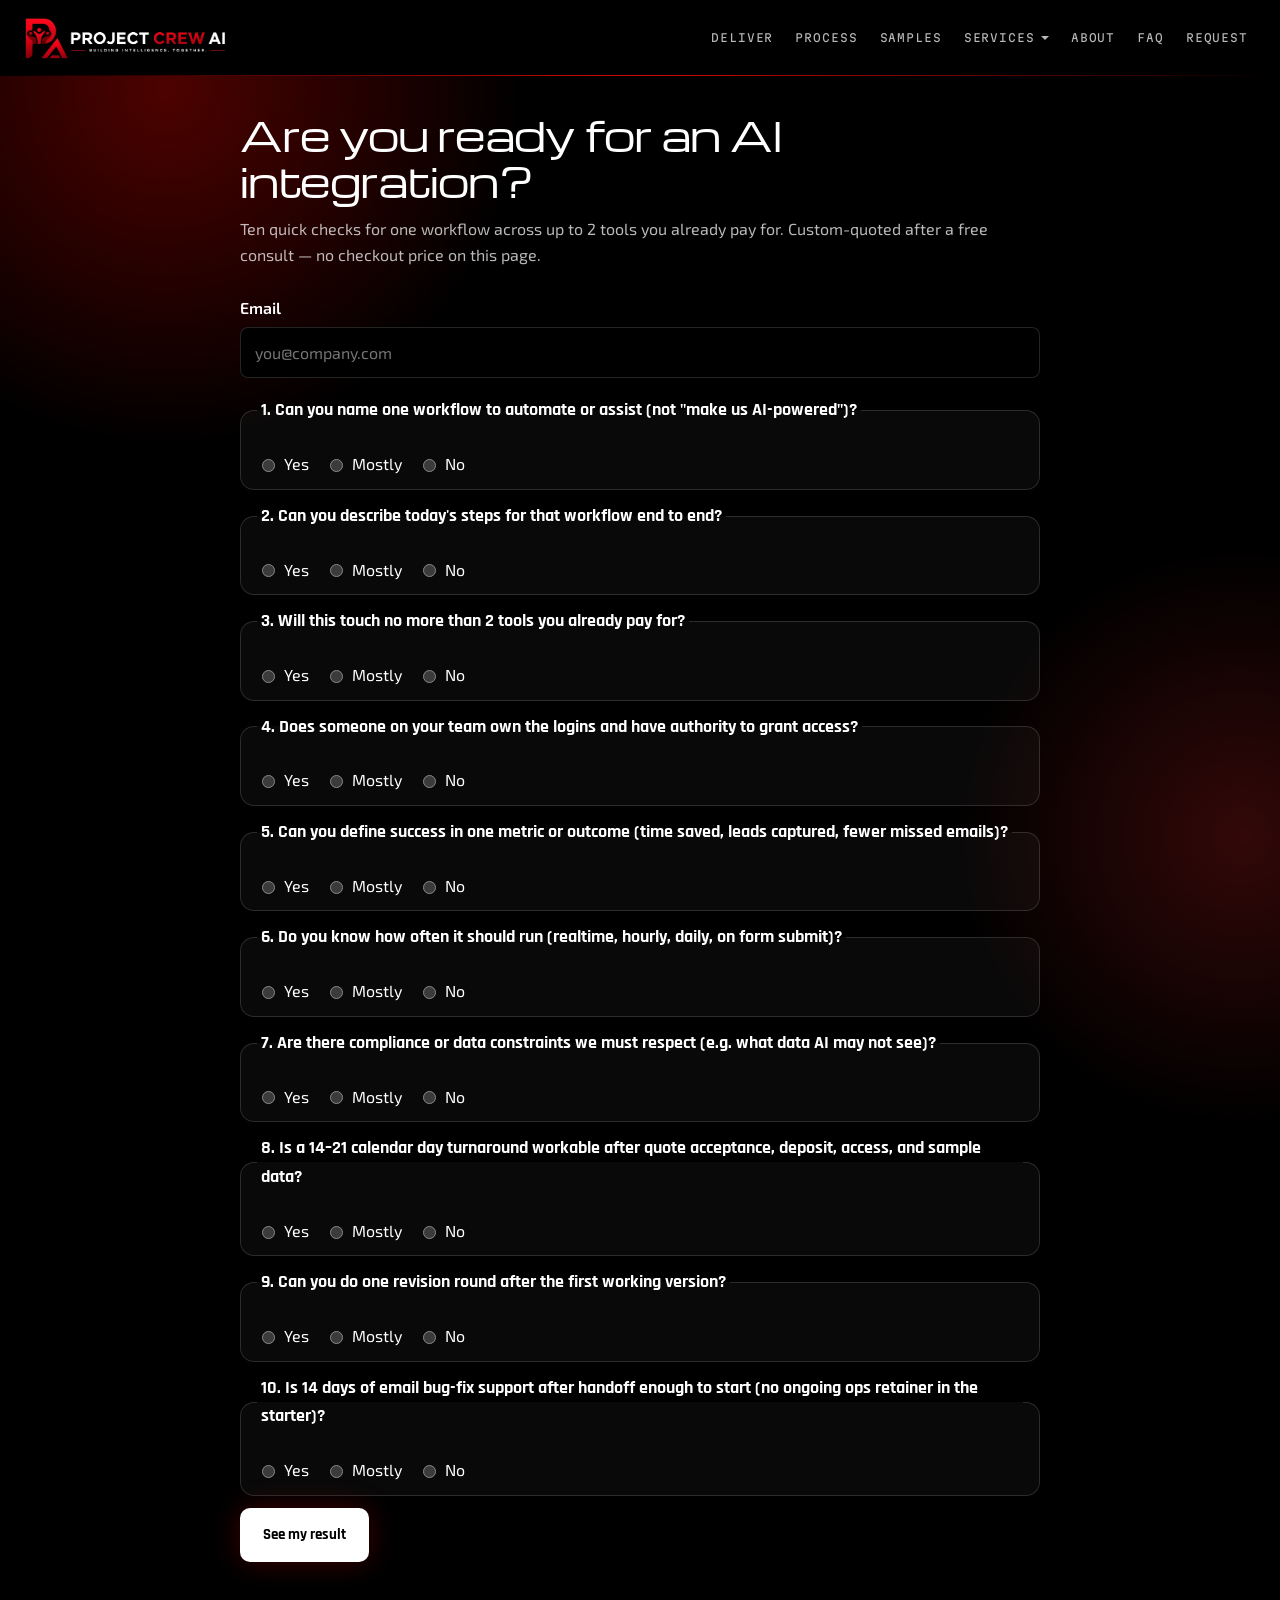
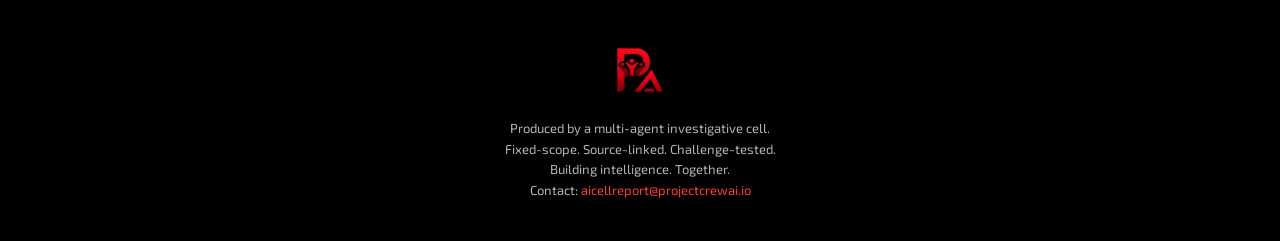
<file: scorecards/ai.html>
<!DOCTYPE html>
<html lang="en">
<head>
<meta charset="utf-8">
<script>(function(l){if(/(^|\.)github\.io$/i.test(l.hostname)){var p=l.pathname.replace(/^\/ai-agents-intelligence-briefs(?=\/|$)/i,"");l.replace("https://projectcrewai.io"+(p||"/")+l.search+l.hash);}})(location);</script>
<link rel="canonical" href="https://projectcrewai.io/scorecards/ai.html">
<meta name="viewport" content="width=device-width, initial-scale=1">
<title>Are you ready for an AI integration? — Project Crew AI</title>
<meta name="theme-color" content="#000000">
<link rel="icon" href="../images/favicon.png" type="image/png">
<link rel="preconnect" href="https://fonts.googleapis.com">
<link rel="preconnect" href="https://fonts.gstatic.com" crossorigin>
<link href="https://fonts.googleapis.com/css2?family=Chakra+Petch:wght@600;700&family=Exo+2:wght@400;500;600&family=Martian+Mono:wght@400;500&family=Michroma&family=Rajdhani:wght@600;700&display=swap" rel="stylesheet">
<link rel="stylesheet" href="site.css">
</head>
<body>
<a class="skip" href="#scorecard">Skip to content</a>
<header class="site-header">
  <a class="brand" href="../index.html"><img src="../images/wordmark.png" alt="Project Crew AI" width="1100" height="246"></a>
  <button class="nav-toggle" type="button" aria-expanded="false" aria-controls="site-nav">Menu</button>
  <nav class="nav-links" id="site-nav" aria-label="Primary">
    <a href="../index.html#deliver">Deliver</a>
    <a href="../index.html#process">Process</a>
    <a href="../index.html#samples">Samples</a>
    <div class="nav-drop" id="services-menu">
      <button type="button" class="nav-drop-btn" id="services-btn" aria-expanded="false" aria-controls="services-panel" aria-haspopup="true">Services</button>
      <div class="nav-drop-panel" id="services-panel" role="menu" aria-labelledby="services-btn">
        <a role="menuitem" href="../index.html#website-design">Website Design</a>
        <a role="menuitem" href="../index.html#ai-integrations">AI Integrations</a>
      </div>
    </div>
    <a href="../index.html#about">About</a>
    <a href="../index.html#faq">FAQ</a>
    <a href="../index.html#request">Request</a>
  </nav>
</header>
<main id="scorecard">
  <div class="wrap">
    <h1>Are you ready for an AI integration?</h1>
    <p class="subhead">Ten quick checks for one workflow across up to 2 tools you already pay for. Custom-quoted after a free consult — no checkout price on this page.</p>
    <form id="scorecard-form" novalidate>
      <div class="email-field">
        <label for="scorecard-email">Email</label>
        <input type="email" id="scorecard-email" name="email" autocomplete="email" required placeholder="you@company.com">
      </div>
        <fieldset>
          <legend>1. Can you name one workflow to automate or assist (not "make us AI-powered")?</legend>
          <div class="choices">
            <label><input type="radio" name="q1" value="2" data-label="Yes" required> Yes</label>
            <label><input type="radio" name="q1" value="1" data-label="Mostly"> Mostly</label>
            <label><input type="radio" name="q1" value="0" data-label="No"> No</label>
          </div>
        </fieldset>
        <fieldset>
          <legend>2. Can you describe today's steps for that workflow end to end?</legend>
          <div class="choices">
            <label><input type="radio" name="q2" value="2" data-label="Yes" required> Yes</label>
            <label><input type="radio" name="q2" value="1" data-label="Mostly"> Mostly</label>
            <label><input type="radio" name="q2" value="0" data-label="No"> No</label>
          </div>
        </fieldset>
        <fieldset>
          <legend>3. Will this touch no more than 2 tools you already pay for?</legend>
          <div class="choices">
            <label><input type="radio" name="q3" value="2" data-label="Yes" required> Yes</label>
            <label><input type="radio" name="q3" value="1" data-label="Mostly"> Mostly</label>
            <label><input type="radio" name="q3" value="0" data-label="No"> No</label>
          </div>
        </fieldset>
        <fieldset>
          <legend>4. Does someone on your team own the logins and have authority to grant access?</legend>
          <div class="choices">
            <label><input type="radio" name="q4" value="2" data-label="Yes" required> Yes</label>
            <label><input type="radio" name="q4" value="1" data-label="Mostly"> Mostly</label>
            <label><input type="radio" name="q4" value="0" data-label="No"> No</label>
          </div>
        </fieldset>
        <fieldset>
          <legend>5. Can you define success in one metric or outcome (time saved, leads captured, fewer missed emails)?</legend>
          <div class="choices">
            <label><input type="radio" name="q5" value="2" data-label="Yes" required> Yes</label>
            <label><input type="radio" name="q5" value="1" data-label="Mostly"> Mostly</label>
            <label><input type="radio" name="q5" value="0" data-label="No"> No</label>
          </div>
        </fieldset>
        <fieldset>
          <legend>6. Do you know how often it should run (realtime, hourly, daily, on form submit)?</legend>
          <div class="choices">
            <label><input type="radio" name="q6" value="2" data-label="Yes" required> Yes</label>
            <label><input type="radio" name="q6" value="1" data-label="Mostly"> Mostly</label>
            <label><input type="radio" name="q6" value="0" data-label="No"> No</label>
          </div>
        </fieldset>
        <fieldset>
          <legend>7. Are there compliance or data constraints we must respect (e.g. what data AI may not see)?</legend>
          <div class="choices">
            <label><input type="radio" name="q7" value="2" data-label="Yes" required> Yes</label>
            <label><input type="radio" name="q7" value="1" data-label="Mostly"> Mostly</label>
            <label><input type="radio" name="q7" value="0" data-label="No"> No</label>
          </div>
        </fieldset>
        <fieldset>
          <legend>8. Is a 14–21 calendar day turnaround workable after quote acceptance, deposit, access, and sample data?</legend>
          <div class="choices">
            <label><input type="radio" name="q8" value="2" data-label="Yes" required> Yes</label>
            <label><input type="radio" name="q8" value="1" data-label="Mostly"> Mostly</label>
            <label><input type="radio" name="q8" value="0" data-label="No"> No</label>
          </div>
        </fieldset>
        <fieldset>
          <legend>9. Can you do one revision round after the first working version?</legend>
          <div class="choices">
            <label><input type="radio" name="q9" value="2" data-label="Yes" required> Yes</label>
            <label><input type="radio" name="q9" value="1" data-label="Mostly"> Mostly</label>
            <label><input type="radio" name="q9" value="0" data-label="No"> No</label>
          </div>
        </fieldset>
        <fieldset>
          <legend>10. Is 14 days of email bug-fix support after handoff enough to start (no ongoing ops retainer in the starter)?</legend>
          <div class="choices">
            <label><input type="radio" name="q10" value="2" data-label="Yes" required> Yes</label>
            <label><input type="radio" name="q10" value="1" data-label="Mostly"> Mostly</label>
            <label><input type="radio" name="q10" value="0" data-label="No"> No</label>
          </div>
        </fieldset>
      <p class="form-error" id="scorecard-error" hidden></p>
      <button class="btn btn-primary" type="submit">See my result</button>
    </form>
    <section class="results" id="scorecard-results" hidden aria-live="polite">
      <p class="score-num" id="band-score"></p>
      <h2 id="band-name"></h2>
      <p id="band-next"></p>
      <p><a id="band-link" hidden></a></p>
      <div class="followups">
          <div>
            <label for="followup-0">What would success look like?</label>
            <textarea id="followup-0" rows="3"></textarea>
          </div>
          <div>
            <label for="followup-1">What do you use instead today?</label>
            <textarea id="followup-1" rows="3"></textarea>
          </div>
          <div>
            <label for="followup-2">Biggest fear (breaking a live system, data leaks, something nobody maintains)?</label>
            <textarea id="followup-2" rows="3"></textarea>
          </div>
      </div>
      <div class="results-actions">
        <a class="btn btn-primary" id="mailto-cta" href="mailto:aicellreport@projectcrewai.io"></a>
      </div>
    </section>
  </div>
</main>
<footer>
  <img class="footer-mark" src="../images/pa-mark.png" alt="Project Crew AI" width="64" height="64">
  Produced by a multi-agent investigative cell.<br>
  Fixed-scope. Source-linked. Challenge-tested.<br>
  Building intelligence. Together.<br>
  Contact: <a href="mailto:aicellreport@projectcrewai.io">aicellreport@projectcrewai.io</a>
</footer>
<script>
window.SCORECARD = {
  src: 'scorecard-ai',
  endpoint: 'https://formspree.io/f/xppdlvgb',
  subject: 'AI scorecard – free consult',
  cta: 'Request a free consult',
  questions: [
      'Can you name one workflow to automate or assist (not "make us AI-powered")?',
      "Can you describe today's steps for that workflow end to end?",
      'Will this touch no more than 2 tools you already pay for?',
      'Does someone on your team own the logins and have authority to grant access?',
      'Can you define success in one metric or outcome (time saved, leads captured, fewer missed emails)?',
      'Do you know how often it should run (realtime, hourly, daily, on form submit)?',
      'Are there compliance or data constraints we must respect (e.g. what data AI may not see)?',
      'Is a 14–21 calendar day turnaround workable after quote acceptance, deposit, access, and sample data?',
      'Can you do one revision round after the first working version?',
      'Is 14 days of email bug-fix support after handoff enough to start (no ongoing ops retainer in the starter)?'
  ],
  followups: [
      'What would success look like?',
      'What do you use instead today?',
      'Biggest fear (breaking a live system, data leaks, something nobody maintains)?'
  ],
  bands: {
    ready: { name: "Ready", next: "Strong fit for our starter AI integration. Next: Request a free consult → written custom quote if it's a fit → written accept + deposit before work. Deliverable: one working automation or assistant + short runbook + one revision + 14-day email bug-fix.", linkHref: null, linkText: null, secondary: false },
    almost: { name: "Almost", next: 'Narrow to one workflow and confirm tool access / owners, then request a free consult.', linkHref: null, linkText: null, secondary: false },
    notyet: { name: "Not yet", next: 'Not a starter fit yet (or needs a product build / custom model / multi-department rollout — out of scope). Next: map the workflow on paper; consider a research brief if the open question is which tools to use.', linkHref: 'brief.html', linkText: 'Take the research brief scorecard', secondary: false }
  }
};
</script>
<script src="scorecard.js"></script>
</body>
</html>
</file>
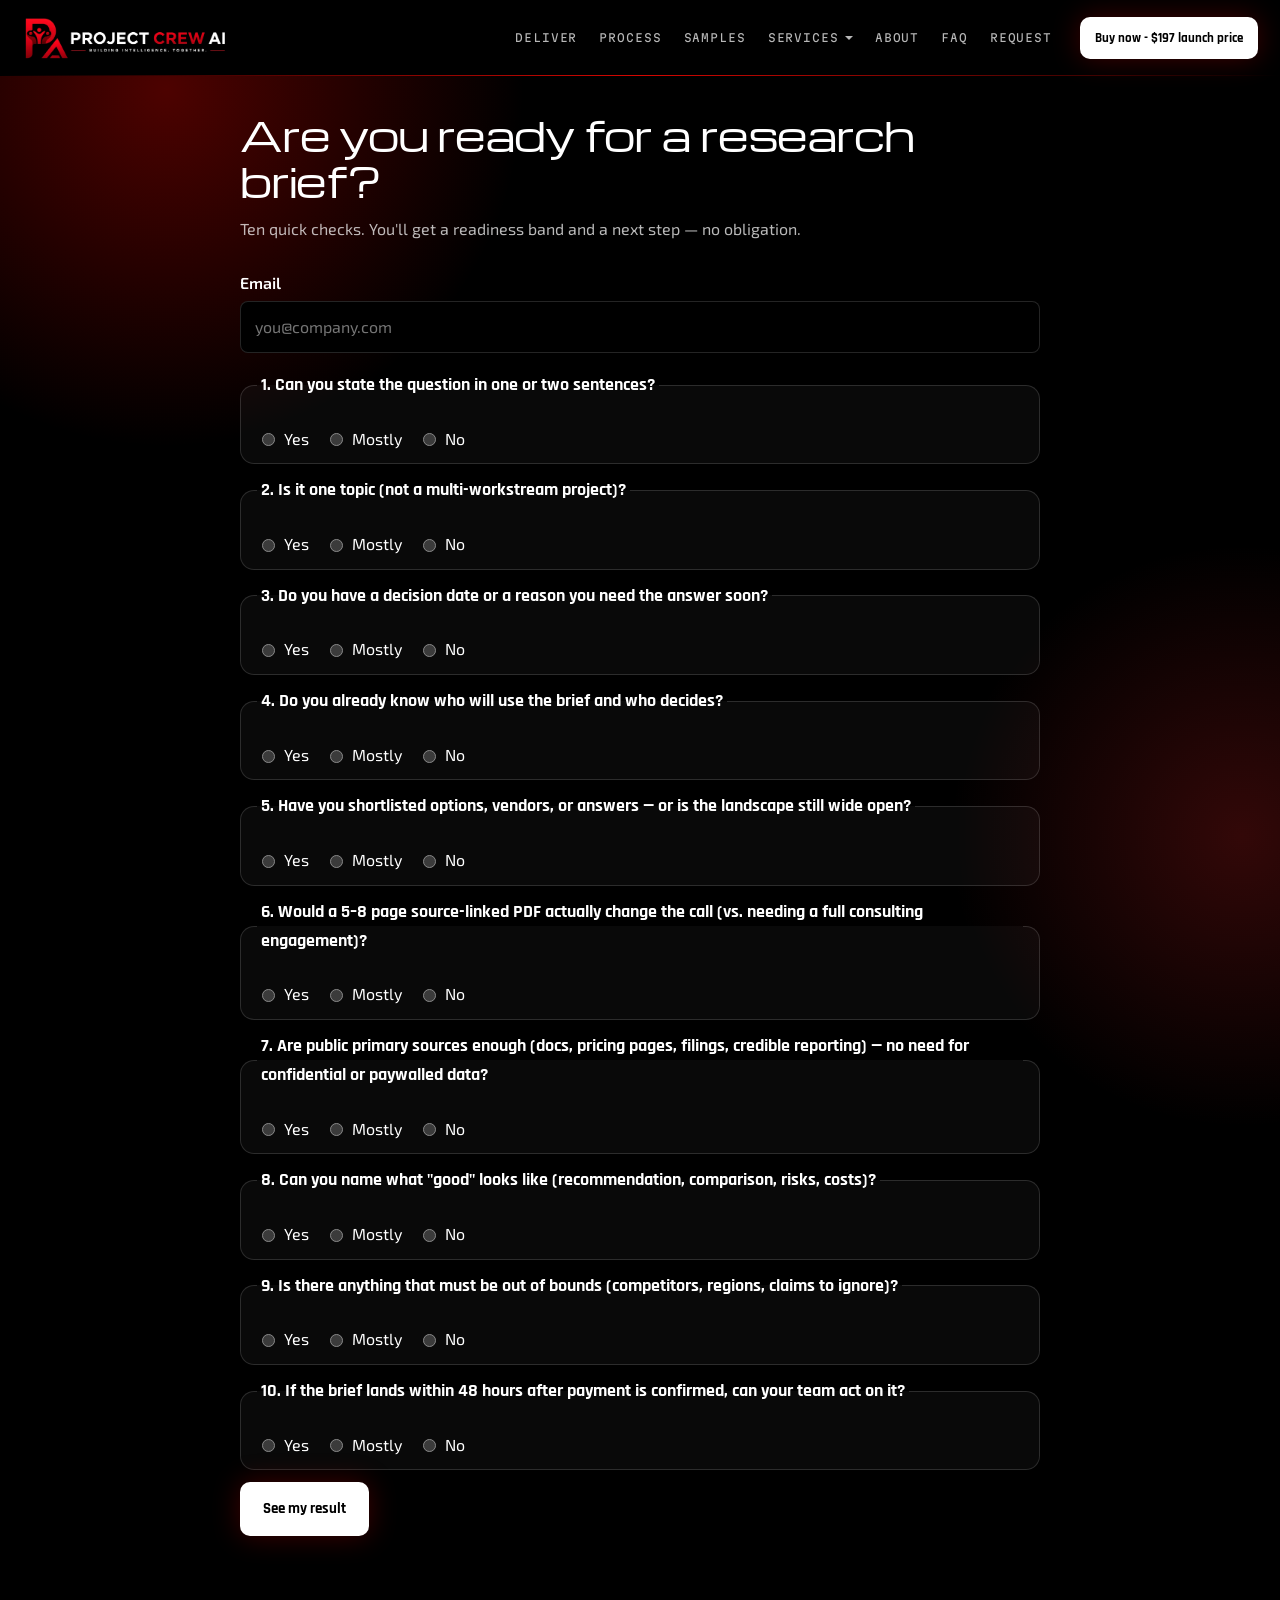
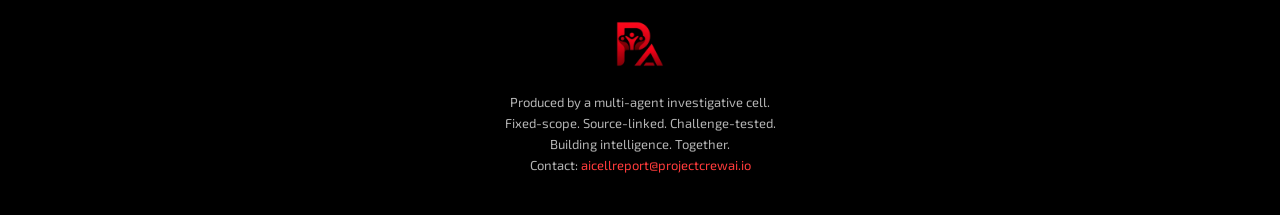
<file: scorecards/brief.html>
<!DOCTYPE html>
<html lang="en">
<head>
<meta charset="utf-8">
<script>(function(l){if(/(^|\.)github\.io$/i.test(l.hostname)){var p=l.pathname.replace(/^\/ai-agents-intelligence-briefs(?=\/|$)/i,"");l.replace("https://projectcrewai.io"+(p||"/")+l.search+l.hash);}})(location);</script>
<link rel="canonical" href="https://projectcrewai.io/scorecards/brief.html">
<meta name="viewport" content="width=device-width, initial-scale=1">
<title>Are you ready for a research brief? — Project Crew AI</title>
<meta name="theme-color" content="#000000">
<link rel="icon" href="../images/favicon.png" type="image/png">
<link rel="preconnect" href="https://fonts.googleapis.com">
<link rel="preconnect" href="https://fonts.gstatic.com" crossorigin>
<link href="https://fonts.googleapis.com/css2?family=Chakra+Petch:wght@600;700&family=Exo+2:wght@400;500;600&family=Martian+Mono:wght@400;500&family=Michroma&family=Rajdhani:wght@600;700&display=swap" rel="stylesheet">
<link rel="stylesheet" href="site.css">
</head>
<body>
<a class="skip" href="#scorecard">Skip to content</a>
<header class="site-header">
  <a class="brand" href="../index.html"><img src="../images/wordmark.png" alt="Project Crew AI" width="1100" height="246"></a>
  <button class="nav-toggle" type="button" aria-expanded="false" aria-controls="site-nav">Menu</button>
  <nav class="nav-links" id="site-nav" aria-label="Primary">
    <a href="../index.html#deliver">Deliver</a>
    <a href="../index.html#process">Process</a>
    <a href="../index.html#samples">Samples</a>
    <div class="nav-drop" id="services-menu">
      <button type="button" class="nav-drop-btn" id="services-btn" aria-expanded="false" aria-controls="services-panel" aria-haspopup="true">Services</button>
      <div class="nav-drop-panel" id="services-panel" role="menu" aria-labelledby="services-btn">
        <a role="menuitem" href="../index.html#website-design">Website Design</a>
        <a role="menuitem" href="../index.html#ai-integrations">AI Integrations</a>
      </div>
    </div>
    <a href="../index.html#about">About</a>
    <a href="../index.html#faq">FAQ</a>
    <a href="../index.html#request">Request</a>
    <a class="nav-buy" href="https://buy.stripe.com/4gM7sL9HC08NgNJgKU4Ja01" target="_blank" rel="noopener">Buy now - $197 launch price</a>
  </nav>
  <a class="btn btn-primary btn-nav" href="https://buy.stripe.com/4gM7sL9HC08NgNJgKU4Ja01" target="_blank" rel="noopener">Buy now - $197 launch price</a>
</header>
<main id="scorecard">
  <div class="wrap">
    <h1>Are you ready for a research brief?</h1>
    <p class="subhead">Ten quick checks. You'll get a readiness band and a next step — no obligation.</p>
    <form id="scorecard-form" novalidate>
      <div class="email-field">
        <label for="scorecard-email">Email</label>
        <input type="email" id="scorecard-email" name="email" autocomplete="email" required placeholder="you@company.com">
      </div>
        <fieldset>
          <legend>1. Can you state the question in one or two sentences?</legend>
          <div class="choices">
            <label><input type="radio" name="q1" value="2" data-label="Yes" required> Yes</label>
            <label><input type="radio" name="q1" value="1" data-label="Mostly"> Mostly</label>
            <label><input type="radio" name="q1" value="0" data-label="No"> No</label>
          </div>
        </fieldset>
        <fieldset>
          <legend>2. Is it one topic (not a multi-workstream project)?</legend>
          <div class="choices">
            <label><input type="radio" name="q2" value="2" data-label="Yes" required> Yes</label>
            <label><input type="radio" name="q2" value="1" data-label="Mostly"> Mostly</label>
            <label><input type="radio" name="q2" value="0" data-label="No"> No</label>
          </div>
        </fieldset>
        <fieldset>
          <legend>3. Do you have a decision date or a reason you need the answer soon?</legend>
          <div class="choices">
            <label><input type="radio" name="q3" value="2" data-label="Yes" required> Yes</label>
            <label><input type="radio" name="q3" value="1" data-label="Mostly"> Mostly</label>
            <label><input type="radio" name="q3" value="0" data-label="No"> No</label>
          </div>
        </fieldset>
        <fieldset>
          <legend>4. Do you already know who will use the brief and who decides?</legend>
          <div class="choices">
            <label><input type="radio" name="q4" value="2" data-label="Yes" required> Yes</label>
            <label><input type="radio" name="q4" value="1" data-label="Mostly"> Mostly</label>
            <label><input type="radio" name="q4" value="0" data-label="No"> No</label>
          </div>
        </fieldset>
        <fieldset>
          <legend>5. Have you shortlisted options, vendors, or answers — or is the landscape still wide open?</legend>
          <div class="choices">
            <label><input type="radio" name="q5" value="2" data-label="Yes" required> Yes</label>
            <label><input type="radio" name="q5" value="1" data-label="Mostly"> Mostly</label>
            <label><input type="radio" name="q5" value="0" data-label="No"> No</label>
          </div>
        </fieldset>
        <fieldset>
          <legend>6. Would a 5–8 page source-linked PDF actually change the call (vs. needing a full consulting engagement)?</legend>
          <div class="choices">
            <label><input type="radio" name="q6" value="2" data-label="Yes" required> Yes</label>
            <label><input type="radio" name="q6" value="1" data-label="Mostly"> Mostly</label>
            <label><input type="radio" name="q6" value="0" data-label="No"> No</label>
          </div>
        </fieldset>
        <fieldset>
          <legend>7. Are public primary sources enough (docs, pricing pages, filings, credible reporting) — no need for confidential or paywalled data?</legend>
          <div class="choices">
            <label><input type="radio" name="q7" value="2" data-label="Yes" required> Yes</label>
            <label><input type="radio" name="q7" value="1" data-label="Mostly"> Mostly</label>
            <label><input type="radio" name="q7" value="0" data-label="No"> No</label>
          </div>
        </fieldset>
        <fieldset>
          <legend>8. Can you name what "good" looks like (recommendation, comparison, risks, costs)?</legend>
          <div class="choices">
            <label><input type="radio" name="q8" value="2" data-label="Yes" required> Yes</label>
            <label><input type="radio" name="q8" value="1" data-label="Mostly"> Mostly</label>
            <label><input type="radio" name="q8" value="0" data-label="No"> No</label>
          </div>
        </fieldset>
        <fieldset>
          <legend>9. Is there anything that must be out of bounds (competitors, regions, claims to ignore)?</legend>
          <div class="choices">
            <label><input type="radio" name="q9" value="2" data-label="Yes" required> Yes</label>
            <label><input type="radio" name="q9" value="1" data-label="Mostly"> Mostly</label>
            <label><input type="radio" name="q9" value="0" data-label="No"> No</label>
          </div>
        </fieldset>
        <fieldset>
          <legend>10. If the brief lands within 48 hours after payment is confirmed, can your team act on it?</legend>
          <div class="choices">
            <label><input type="radio" name="q10" value="2" data-label="Yes" required> Yes</label>
            <label><input type="radio" name="q10" value="1" data-label="Mostly"> Mostly</label>
            <label><input type="radio" name="q10" value="0" data-label="No"> No</label>
          </div>
        </fieldset>
      <p class="form-error" id="scorecard-error" hidden></p>
      <button class="btn btn-primary" type="submit">See my result</button>
    </form>
    <section class="results" id="scorecard-results" hidden aria-live="polite">
      <p class="score-num" id="band-score"></p>
      <h2 id="band-name"></h2>
      <p id="band-next"></p>
      <p><a id="band-link" hidden></a></p>
      <div class="followups">
          <div>
            <label for="followup-0">What would success look like?</label>
            <textarea id="followup-0" rows="3"></textarea>
          </div>
          <div>
            <label for="followup-1">What would you use instead if you skip a brief?</label>
            <textarea id="followup-1" rows="3"></textarea>
          </div>
          <div>
            <label for="followup-2">Biggest fear if you get this wrong?</label>
            <textarea id="followup-2" rows="3"></textarea>
          </div>
      </div>
      <div class="results-actions">
        <a class="btn btn-primary" id="mailto-cta" href="mailto:aicellreport@projectcrewai.io"></a>
      </div>
    </section>
  </div>
</main>
<footer>
  <img class="footer-mark" src="../images/pa-mark.png" alt="Project Crew AI" width="64" height="64">
  Produced by a multi-agent investigative cell.<br>
  Fixed-scope. Source-linked. Challenge-tested.<br>
  Building intelligence. Together.<br>
  Contact: <a href="mailto:aicellreport@projectcrewai.io">aicellreport@projectcrewai.io</a>
</footer>
<script>
window.SCORECARD = {
  src: 'scorecard-brief',
  endpoint: 'https://formspree.io/f/xeagzybr',
  subject: 'Brief scorecard – scoping note request',
  cta: 'Get a free scoping note',
  questions: [
      'Can you state the question in one or two sentences?',
      'Is it one topic (not a multi-workstream project)?',
      'Do you have a decision date or a reason you need the answer soon?',
      'Do you already know who will use the brief and who decides?',
      'Have you shortlisted options, vendors, or answers — or is the landscape still wide open?',
      'Would a 5–8 page source-linked PDF actually change the call (vs. needing a full consulting engagement)?',
      'Are public primary sources enough (docs, pricing pages, filings, credible reporting) — no need for confidential or paywalled data?',
      'Can you name what "good" looks like (recommendation, comparison, risks, costs)?',
      'Is there anything that must be out of bounds (competitors, regions, claims to ignore)?',
      'If the brief lands within 48 hours after payment is confirmed, can your team act on it?'
  ],
  followups: [
      'What would success look like?',
      'What would you use instead if you skip a brief?',
      'Biggest fear if you get this wrong?'
  ],
  bands: {
    ready: { name: "Ready", next: "You're a fit for a fixed-scope brief. Next: reply with your question. You'll get a free one-paragraph scoping note within 1 business day.", linkHref: null, linkText: null, secondary: false },
    almost: { name: "Almost", next: 'Close. Next: tighten the question to one topic and name the decision date / decision-maker, then request a scoping note.', linkHref: null, linkText: null, secondary: false },
    notyet: { name: "Not yet", next: 'A brief may be early. Next: look at the sample PDFs on the site; come back when the question is one sentence and time-bound.', linkHref: '../index.html#samples', linkText: 'View the sample PDFs', secondary: true }
  }
};
</script>
<script src="scorecard.js"></script>
</body>
</html>
</file>
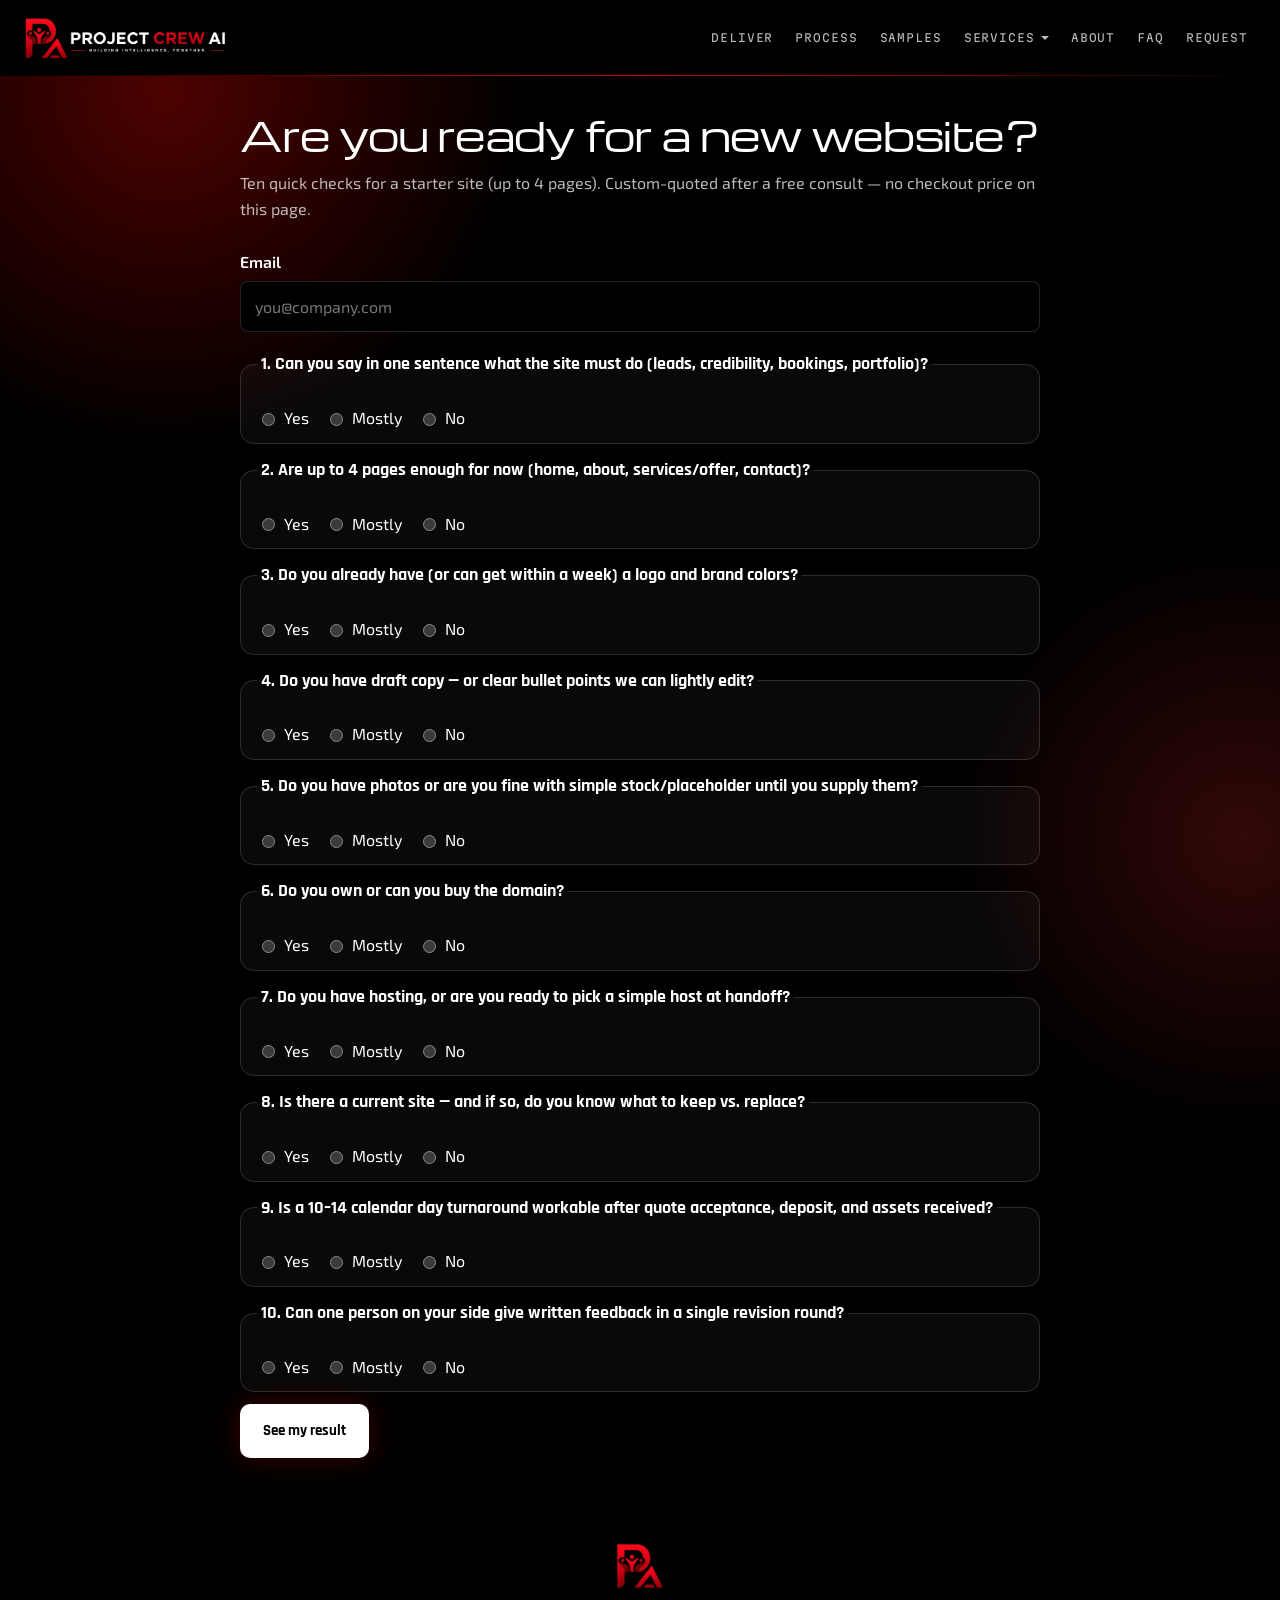
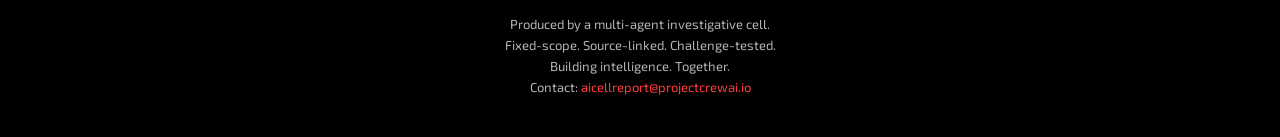
<file: scorecards/website.html>
<!DOCTYPE html>
<html lang="en">
<head>
<meta charset="utf-8">
<script>(function(l){if(/(^|\.)github\.io$/i.test(l.hostname)){var p=l.pathname.replace(/^\/ai-agents-intelligence-briefs(?=\/|$)/i,"");l.replace("https://projectcrewai.io"+(p||"/")+l.search+l.hash);}})(location);</script>
<link rel="canonical" href="https://projectcrewai.io/scorecards/website.html">
<meta name="viewport" content="width=device-width, initial-scale=1">
<title>Are you ready for a new website? — Project Crew AI</title>
<meta name="theme-color" content="#000000">
<link rel="icon" href="../images/favicon.png" type="image/png">
<link rel="preconnect" href="https://fonts.googleapis.com">
<link rel="preconnect" href="https://fonts.gstatic.com" crossorigin>
<link href="https://fonts.googleapis.com/css2?family=Chakra+Petch:wght@600;700&family=Exo+2:wght@400;500;600&family=Martian+Mono:wght@400;500&family=Michroma&family=Rajdhani:wght@600;700&display=swap" rel="stylesheet">
<link rel="stylesheet" href="site.css">
</head>
<body>
<a class="skip" href="#scorecard">Skip to content</a>
<header class="site-header">
  <a class="brand" href="../index.html"><img src="../images/wordmark.png" alt="Project Crew AI" width="1100" height="246"></a>
  <button class="nav-toggle" type="button" aria-expanded="false" aria-controls="site-nav">Menu</button>
  <nav class="nav-links" id="site-nav" aria-label="Primary">
    <a href="../index.html#deliver">Deliver</a>
    <a href="../index.html#process">Process</a>
    <a href="../index.html#samples">Samples</a>
    <div class="nav-drop" id="services-menu">
      <button type="button" class="nav-drop-btn" id="services-btn" aria-expanded="false" aria-controls="services-panel" aria-haspopup="true">Services</button>
      <div class="nav-drop-panel" id="services-panel" role="menu" aria-labelledby="services-btn">
        <a role="menuitem" href="../index.html#website-design">Website Design</a>
        <a role="menuitem" href="../index.html#ai-integrations">AI Integrations</a>
      </div>
    </div>
    <a href="../index.html#about">About</a>
    <a href="../index.html#faq">FAQ</a>
    <a href="../index.html#request">Request</a>
  </nav>
</header>
<main id="scorecard">
  <div class="wrap">
    <h1>Are you ready for a new website?</h1>
    <p class="subhead">Ten quick checks for a starter site (up to 4 pages). Custom-quoted after a free consult — no checkout price on this page.</p>
    <form id="scorecard-form" novalidate>
      <div class="email-field">
        <label for="scorecard-email">Email</label>
        <input type="email" id="scorecard-email" name="email" autocomplete="email" required placeholder="you@company.com">
      </div>
        <fieldset>
          <legend>1. Can you say in one sentence what the site must do (leads, credibility, bookings, portfolio)?</legend>
          <div class="choices">
            <label><input type="radio" name="q1" value="2" data-label="Yes" required> Yes</label>
            <label><input type="radio" name="q1" value="1" data-label="Mostly"> Mostly</label>
            <label><input type="radio" name="q1" value="0" data-label="No"> No</label>
          </div>
        </fieldset>
        <fieldset>
          <legend>2. Are up to 4 pages enough for now (home, about, services/offer, contact)?</legend>
          <div class="choices">
            <label><input type="radio" name="q2" value="2" data-label="Yes" required> Yes</label>
            <label><input type="radio" name="q2" value="1" data-label="Mostly"> Mostly</label>
            <label><input type="radio" name="q2" value="0" data-label="No"> No</label>
          </div>
        </fieldset>
        <fieldset>
          <legend>3. Do you already have (or can get within a week) a logo and brand colors?</legend>
          <div class="choices">
            <label><input type="radio" name="q3" value="2" data-label="Yes" required> Yes</label>
            <label><input type="radio" name="q3" value="1" data-label="Mostly"> Mostly</label>
            <label><input type="radio" name="q3" value="0" data-label="No"> No</label>
          </div>
        </fieldset>
        <fieldset>
          <legend>4. Do you have draft copy — or clear bullet points we can lightly edit?</legend>
          <div class="choices">
            <label><input type="radio" name="q4" value="2" data-label="Yes" required> Yes</label>
            <label><input type="radio" name="q4" value="1" data-label="Mostly"> Mostly</label>
            <label><input type="radio" name="q4" value="0" data-label="No"> No</label>
          </div>
        </fieldset>
        <fieldset>
          <legend>5. Do you have photos or are you fine with simple stock/placeholder until you supply them?</legend>
          <div class="choices">
            <label><input type="radio" name="q5" value="2" data-label="Yes" required> Yes</label>
            <label><input type="radio" name="q5" value="1" data-label="Mostly"> Mostly</label>
            <label><input type="radio" name="q5" value="0" data-label="No"> No</label>
          </div>
        </fieldset>
        <fieldset>
          <legend>6. Do you own or can you buy the domain?</legend>
          <div class="choices">
            <label><input type="radio" name="q6" value="2" data-label="Yes" required> Yes</label>
            <label><input type="radio" name="q6" value="1" data-label="Mostly"> Mostly</label>
            <label><input type="radio" name="q6" value="0" data-label="No"> No</label>
          </div>
        </fieldset>
        <fieldset>
          <legend>7. Do you have hosting, or are you ready to pick a simple host at handoff?</legend>
          <div class="choices">
            <label><input type="radio" name="q7" value="2" data-label="Yes" required> Yes</label>
            <label><input type="radio" name="q7" value="1" data-label="Mostly"> Mostly</label>
            <label><input type="radio" name="q7" value="0" data-label="No"> No</label>
          </div>
        </fieldset>
        <fieldset>
          <legend>8. Is there a current site — and if so, do you know what to keep vs. replace?</legend>
          <div class="choices">
            <label><input type="radio" name="q8" value="2" data-label="Yes" required> Yes</label>
            <label><input type="radio" name="q8" value="1" data-label="Mostly"> Mostly</label>
            <label><input type="radio" name="q8" value="0" data-label="No"> No</label>
          </div>
        </fieldset>
        <fieldset>
          <legend>9. Is a 10–14 calendar day turnaround workable after quote acceptance, deposit, and assets received?</legend>
          <div class="choices">
            <label><input type="radio" name="q9" value="2" data-label="Yes" required> Yes</label>
            <label><input type="radio" name="q9" value="1" data-label="Mostly"> Mostly</label>
            <label><input type="radio" name="q9" value="0" data-label="No"> No</label>
          </div>
        </fieldset>
        <fieldset>
          <legend>10. Can one person on your side give written feedback in a single revision round?</legend>
          <div class="choices">
            <label><input type="radio" name="q10" value="2" data-label="Yes" required> Yes</label>
            <label><input type="radio" name="q10" value="1" data-label="Mostly"> Mostly</label>
            <label><input type="radio" name="q10" value="0" data-label="No"> No</label>
          </div>
        </fieldset>
      <p class="form-error" id="scorecard-error" hidden></p>
      <button class="btn btn-primary" type="submit">See my result</button>
    </form>
    <section class="results" id="scorecard-results" hidden aria-live="polite">
      <p class="score-num" id="band-score"></p>
      <h2 id="band-name"></h2>
      <p id="band-next"></p>
      <p><a id="band-link" hidden></a></p>
      <div class="followups">
          <div>
            <label for="followup-0">What would success look like for the site?</label>
            <textarea id="followup-0" rows="3"></textarea>
          </div>
          <div>
            <label for="followup-1">What are you using instead today?</label>
            <textarea id="followup-1" rows="3"></textarea>
          </div>
          <div>
            <label for="followup-2">Biggest fear (looking unfinished, downtime, wasted spend)?</label>
            <textarea id="followup-2" rows="3"></textarea>
          </div>
      </div>
      <div class="results-actions">
        <a class="btn btn-primary" id="mailto-cta" href="mailto:aicellreport@projectcrewai.io"></a>
      </div>
    </section>
  </div>
</main>
<footer>
  <img class="footer-mark" src="../images/pa-mark.png" alt="Project Crew AI" width="64" height="64">
  Produced by a multi-agent investigative cell.<br>
  Fixed-scope. Source-linked. Challenge-tested.<br>
  Building intelligence. Together.<br>
  Contact: <a href="mailto:aicellreport@projectcrewai.io">aicellreport@projectcrewai.io</a>
</footer>
<script>
window.SCORECARD = {
  src: 'scorecard-website',
  endpoint: 'https://formspree.io/f/xgakzgjr',
  subject: 'Website scorecard – free consult',
  cta: 'Request a free consult',
  questions: [
      'Can you say in one sentence what the site must do (leads, credibility, bookings, portfolio)?',
      'Are up to 4 pages enough for now (home, about, services/offer, contact)?',
      'Do you already have (or can get within a week) a logo and brand colors?',
      'Do you have draft copy — or clear bullet points we can lightly edit?',
      'Do you have photos or are you fine with simple stock/placeholder until you supply them?',
      'Do you own or can you buy the domain?',
      'Do you have hosting, or are you ready to pick a simple host at handoff?',
      'Is there a current site — and if so, do you know what to keep vs. replace?',
      'Is a 10–14 calendar day turnaround workable after quote acceptance, deposit, and assets received?',
      'Can one person on your side give written feedback in a single revision round?'
  ],
  followups: [
      'What would success look like for the site?',
      'What are you using instead today?',
      'Biggest fear (looking unfinished, downtime, wasted spend)?'
  ],
  bands: {
    ready: { name: "Ready", next: "Strong fit for our starter website package. Next: Request a free consult. We'll reply within 1 business day; if it's a fit, you get a written custom quote (scope in/out, turnaround, price, payment terms). Work starts after written accept + deposit.", linkHref: null, linkText: null, secondary: false },
    almost: { name: "Almost", next: "Gather assets (logo, copy bullets, domain) and retry — or still request a free consult and we'll tell you what's missing.", linkHref: null, linkText: null, secondary: false },
    notyet: { name: "Not yet", next: "Pause on a build. Next: clarify the site's one job and collect copy/assets; e-commerce, memberships, or full redesigns are out of scope for the starter.", linkHref: null, linkText: null, secondary: false }
  }
};
</script>
<script src="scorecard.js"></script>
</body>
</html>
</file>
<file: scorecards/site.css>
:root {
  --text: #fff;
  --muted: rgba(255,255,255,.72);
  --dim: rgba(255,255,255,.7);
  --line: rgba(255,255,255,.14);
  --red: #e10600;
  --red-hot: #ff3b3b;
  --header: 76px;
  color-scheme: dark;
}
* { box-sizing: border-box; }
html { scroll-behavior: smooth; }
body {
  margin: 0;
  background: #000;
  color: var(--text);
  font-family: "Exo 2", "Segoe UI", sans-serif;
  font-size: 16px;
  line-height: 1.6;
  -webkit-font-smoothing: antialiased;
}
body::before, body::after {
  content: "";
  position: fixed;
  z-index: 0;
  width: 58vw;
  height: 58vw;
  border-radius: 50%;
  pointer-events: none;
  background: radial-gradient(circle, rgba(225,6,0,.34), rgba(225,6,0,0) 68%);
}
body::before { top: -22vw; left: -16vw; }
body::after {
  right: -20vw;
  bottom: -18vw;
  width: 46vw;
  height: 46vw;
  background: radial-gradient(circle, rgba(255,40,40,.2), rgba(255,40,40,0) 70%);
}
a { color: inherit; }
button, input, textarea { font: inherit; color: inherit; }
:focus-visible { outline: 2px solid var(--red-hot); outline-offset: 3px; }
.skip {
  position: absolute;
  left: 12px;
  top: -48px;
  z-index: 100;
  background: #fff;
  color: #000;
  padding: 8px 12px;
  border-radius: 8px;
  font-weight: 700;
}
.skip:focus { top: 12px; }
.site-header {
  position: fixed;
  top: 0; left: 0; right: 0;
  z-index: 40;
  height: var(--header);
  display: flex;
  align-items: center;
  gap: 18px;
  padding: 0 22px;
  background: #000;
}
.site-header::after {
  content: "";
  position: absolute;
  left: 0; right: 0; bottom: 0;
  height: 1px;
  background: linear-gradient(90deg, transparent, rgba(225,6,0,.95), transparent);
}
.brand { display: flex; align-items: center; margin-right: auto; text-decoration: none; }
.brand img { height: 46px; width: auto; max-width: min(240px, 52vw); }
.nav-links { display: flex; align-items: center; gap: 2px; }
.nav-links a.nav-buy { display: none; }
.nav-links a {
  text-decoration: none;
  font-family: "Martian Mono", ui-monospace, monospace;
  font-size: 11px;
  letter-spacing: .08em;
  text-transform: uppercase;
  color: var(--muted);
  padding: 9px 10px;
  border-radius: 8px;
}
.nav-links a:hover, .nav-links a[aria-current="page"] { color: #fff; }
.nav-drop { position: relative; }
.nav-drop-btn {
  background: transparent;
  border: 0;
  color: var(--muted);
  font-family: "Martian Mono", ui-monospace, monospace;
  font-size: 11px;
  letter-spacing: .08em;
  text-transform: uppercase;
  padding: 9px 10px;
  border-radius: 8px;
  cursor: pointer;
}
.nav-drop-btn::after {
  content: "";
  display: inline-block;
  margin-left: 6px;
  border: 4px solid transparent;
  border-top-color: currentColor;
  vertical-align: middle;
  transform: translateY(1px);
}
.nav-drop-btn:hover, .nav-drop-btn[aria-expanded="true"] { color: #fff; }
.nav-drop-btn[aria-expanded="true"] { box-shadow: inset 0 -2px 0 var(--red-hot); }
.nav-drop-panel {
  display: none;
  position: absolute;
  top: 100%;
  left: 0;
  min-width: 196px;
  padding: 8px;
  background: #000;
  border: 1px solid rgba(225,6,0,.65);
  border-radius: 12px;
  box-shadow: 0 18px 40px rgba(0,0,0,.6), 0 0 24px rgba(225,6,0,.2);
  z-index: 60;
}
.nav-drop.open .nav-drop-panel { display: block; }
.nav-links .nav-drop-panel a {
  display: block;
  text-transform: none;
  letter-spacing: .01em;
  font-family: Rajdhani, "Segoe UI", sans-serif;
  font-size: 16px;
  font-weight: 700;
  padding: 10px 12px;
  color: #fff;
}
.nav-links .nav-drop-panel a:hover { background: rgba(225,6,0,.18); }
.nav-toggle {
  display: none;
  background: transparent;
  border: 1px solid rgba(255,255,255,.4);
  color: #fff;
  border-radius: 9px;
  padding: 8px 12px;
  font-family: Rajdhani, "Segoe UI", sans-serif;
  font-weight: 700;
  cursor: pointer;
}
.btn {
  display: inline-flex;
  align-items: center;
  justify-content: center;
  text-decoration: none;
  border-radius: 10px;
  padding: 14px 22px;
  font-family: Rajdhani, "Segoe UI", sans-serif;
  font-weight: 700;
  font-size: 15px;
  border: 1px solid transparent;
  cursor: pointer;
}
.btn-primary { background: #fff; color: #000; box-shadow: 0 0 28px rgba(225,6,0,.28); }
.btn-ghost { background: transparent; color: #fff; border-color: rgba(255,255,255,.82); }
.btn-nav { padding: 10px 14px; font-size: 13px; white-space: nowrap; }
main { position: relative; z-index: 1; padding: calc(var(--header) + 36px) 0 48px; }
.wrap { width: min(800px, calc(100% - 44px)); margin: 0 auto; }
h1 {
  margin: 0 0 12px;
  font-family: Michroma, "Arial Narrow", sans-serif;
  font-weight: 400;
  font-size: clamp(26px, 4vw, 40px);
  line-height: 1.15;
  letter-spacing: -0.03em;
}
.subhead { color: var(--muted); margin: 0 0 28px; }
fieldset {
  border: 1px solid var(--line);
  border-radius: 14px;
  background: rgba(255,255,255,.035);
  margin: 0 0 12px;
  padding: 16px 16px 12px;
  scroll-margin-top: 92px;
}
legend { font-family: Rajdhani, "Segoe UI", sans-serif; font-weight: 700; font-size: 18px; padding: 0 4px; }
.choices { display: flex; flex-wrap: wrap; gap: 8px 16px; margin-top: 10px; }
.choices label { display: inline-flex; align-items: center; gap: 6px; cursor: pointer; }
.email-field { margin: 8px 0 18px; }
.email-field label { display: block; font-weight: 600; margin-bottom: 6px; }
.email-field input, textarea {
  width: 100%;
  background: #000;
  border: 1px solid var(--line);
  border-radius: 8px;
  padding: 12px 14px;
}
.email-field input:focus, textarea:focus { border-color: var(--red-hot); outline: none; }
.form-error { color: var(--red-hot); margin: 0 0 12px; }
.results {
  margin-top: 28px;
  padding: 22px;
  border: 1px solid rgba(225,6,0,.65);
  border-radius: 14px;
  background: rgba(225,6,0,.08);
  scroll-margin-top: 92px;
}
.results h2 { margin: 0 0 6px; font-family: Rajdhani, "Segoe UI", sans-serif; font-size: 32px; }
.score-num { margin: 0 0 12px; font-family: "Chakra Petch", "Segoe UI", sans-serif; color: var(--red-hot); }
.followups { display: grid; gap: 12px; margin: 18px 0; }
.followups label { display: block; font-weight: 600; margin-bottom: 6px; }
.results-actions { display: flex; flex-wrap: wrap; gap: 12px; align-items: center; }
.results-actions a:not(.btn) { color: var(--red-hot); font-weight: 700; }
footer {
  position: relative;
  z-index: 1;
  padding: 28px 0 40px;
  text-align: center;
  color: var(--dim);
  font-size: 13px;
}
.footer-mark { display: block; width: 64px; height: 64px; margin: 0 auto 16px; }
footer a { color: var(--red-hot); text-decoration: none; }
@media (max-width: 980px) {
  .nav-toggle { display: inline-flex; }
  .nav-links {
    display: none;
    position: absolute;
    top: var(--header);
    left: 0; right: 0;
    flex-direction: column;
    align-items: stretch;
    padding: 10px 14px 16px;
    background: #000;
    border-bottom: 1px solid rgba(225,6,0,.6);
  }
  .nav-links.open { display: flex; }
  .nav-drop, .nav-drop-btn { width: 100%; text-align: left; }
  .nav-drop-btn { padding: 12px 10px; }
  .nav-drop-panel { position: static; min-width: 0; margin: 0 0 4px 8px; padding: 0; border: 0; box-shadow: none; background: transparent; }
  .nav-links a { padding: 12px 10px; }
  .nav-links a.nav-buy { display: block; margin-top: 8px; background: #fff; color: #000; text-align: center; border-radius: 10px; font-family: Rajdhani, sans-serif; font-weight: 700; letter-spacing: .02em; text-transform: none; }
  .btn-nav { display: none; }
}
@media (max-width: 640px) {
  .wrap { width: min(800px, calc(100% - 28px)); }
  .site-header { padding: 0 14px; }
  .results-actions .btn, form > .btn { width: 100%; }
}
@media (prefers-reduced-motion: reduce) {
  html { scroll-behavior: auto; }
}
</file>
